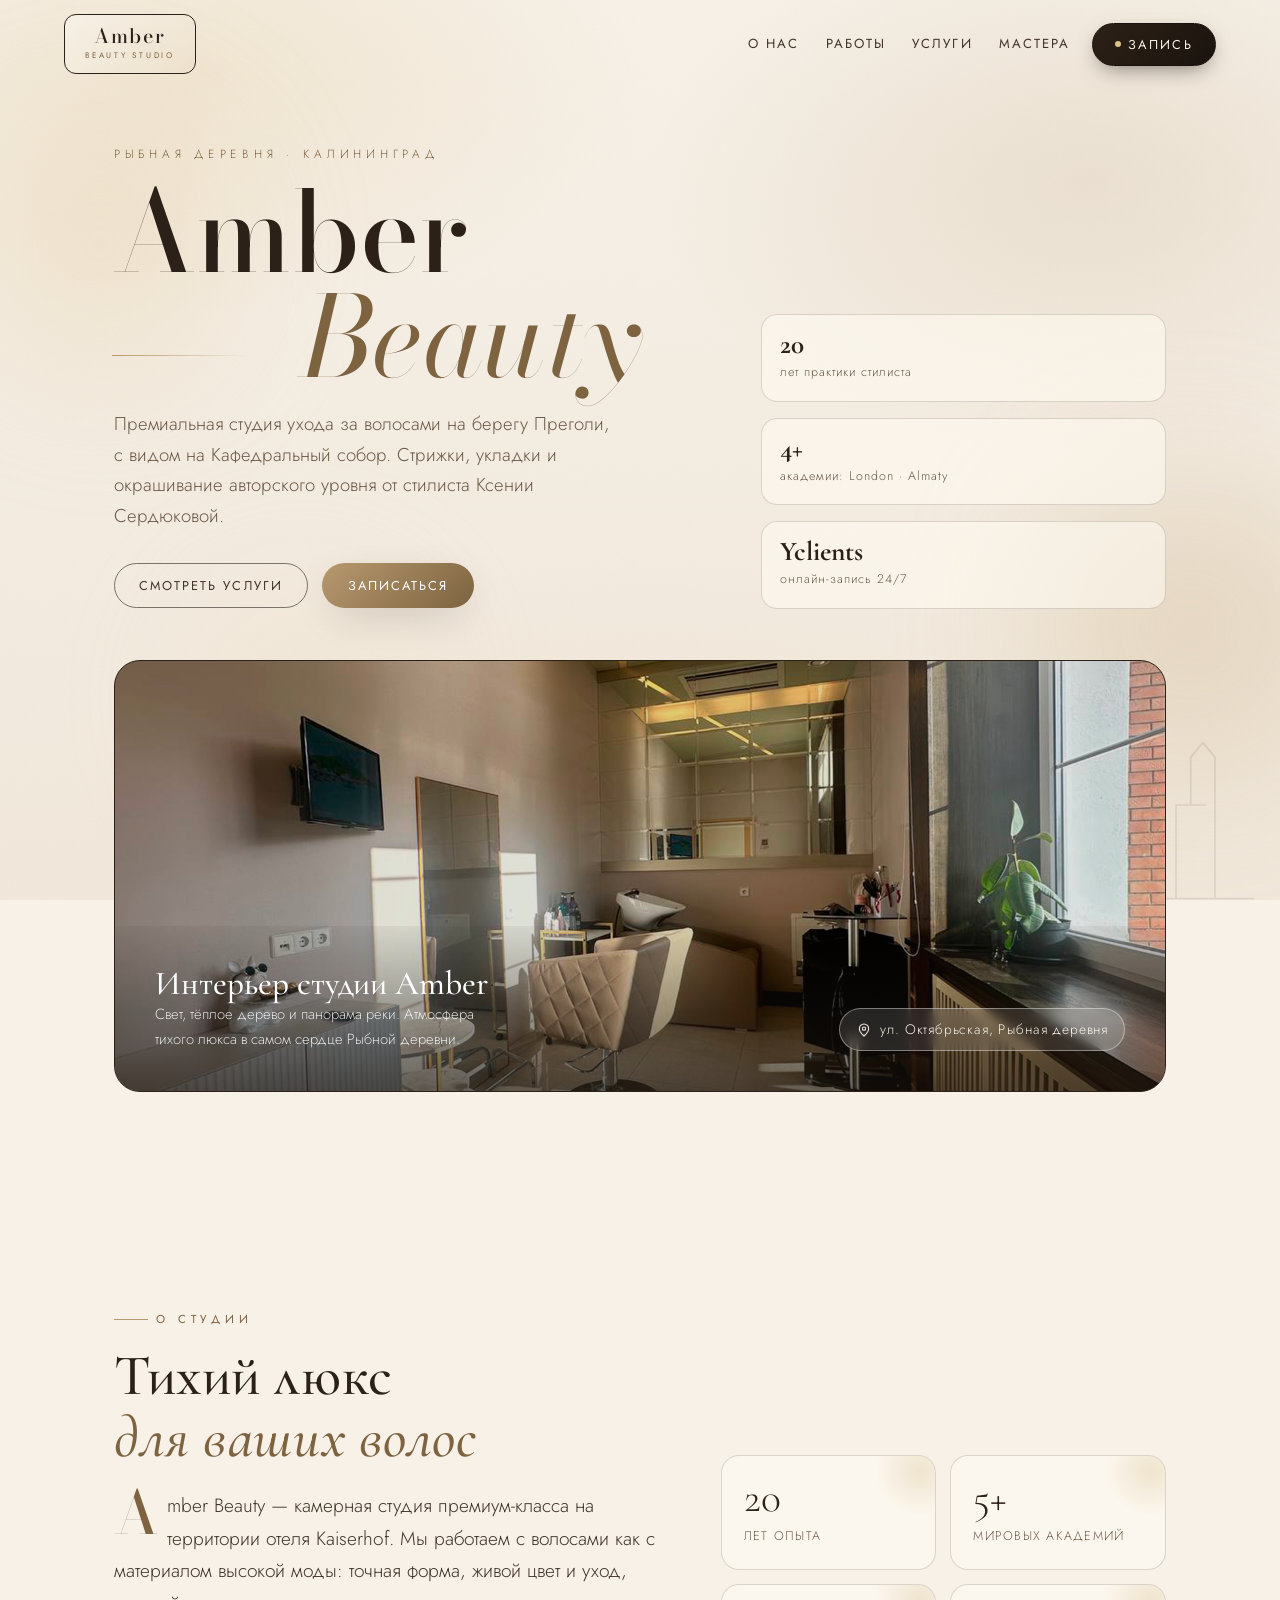
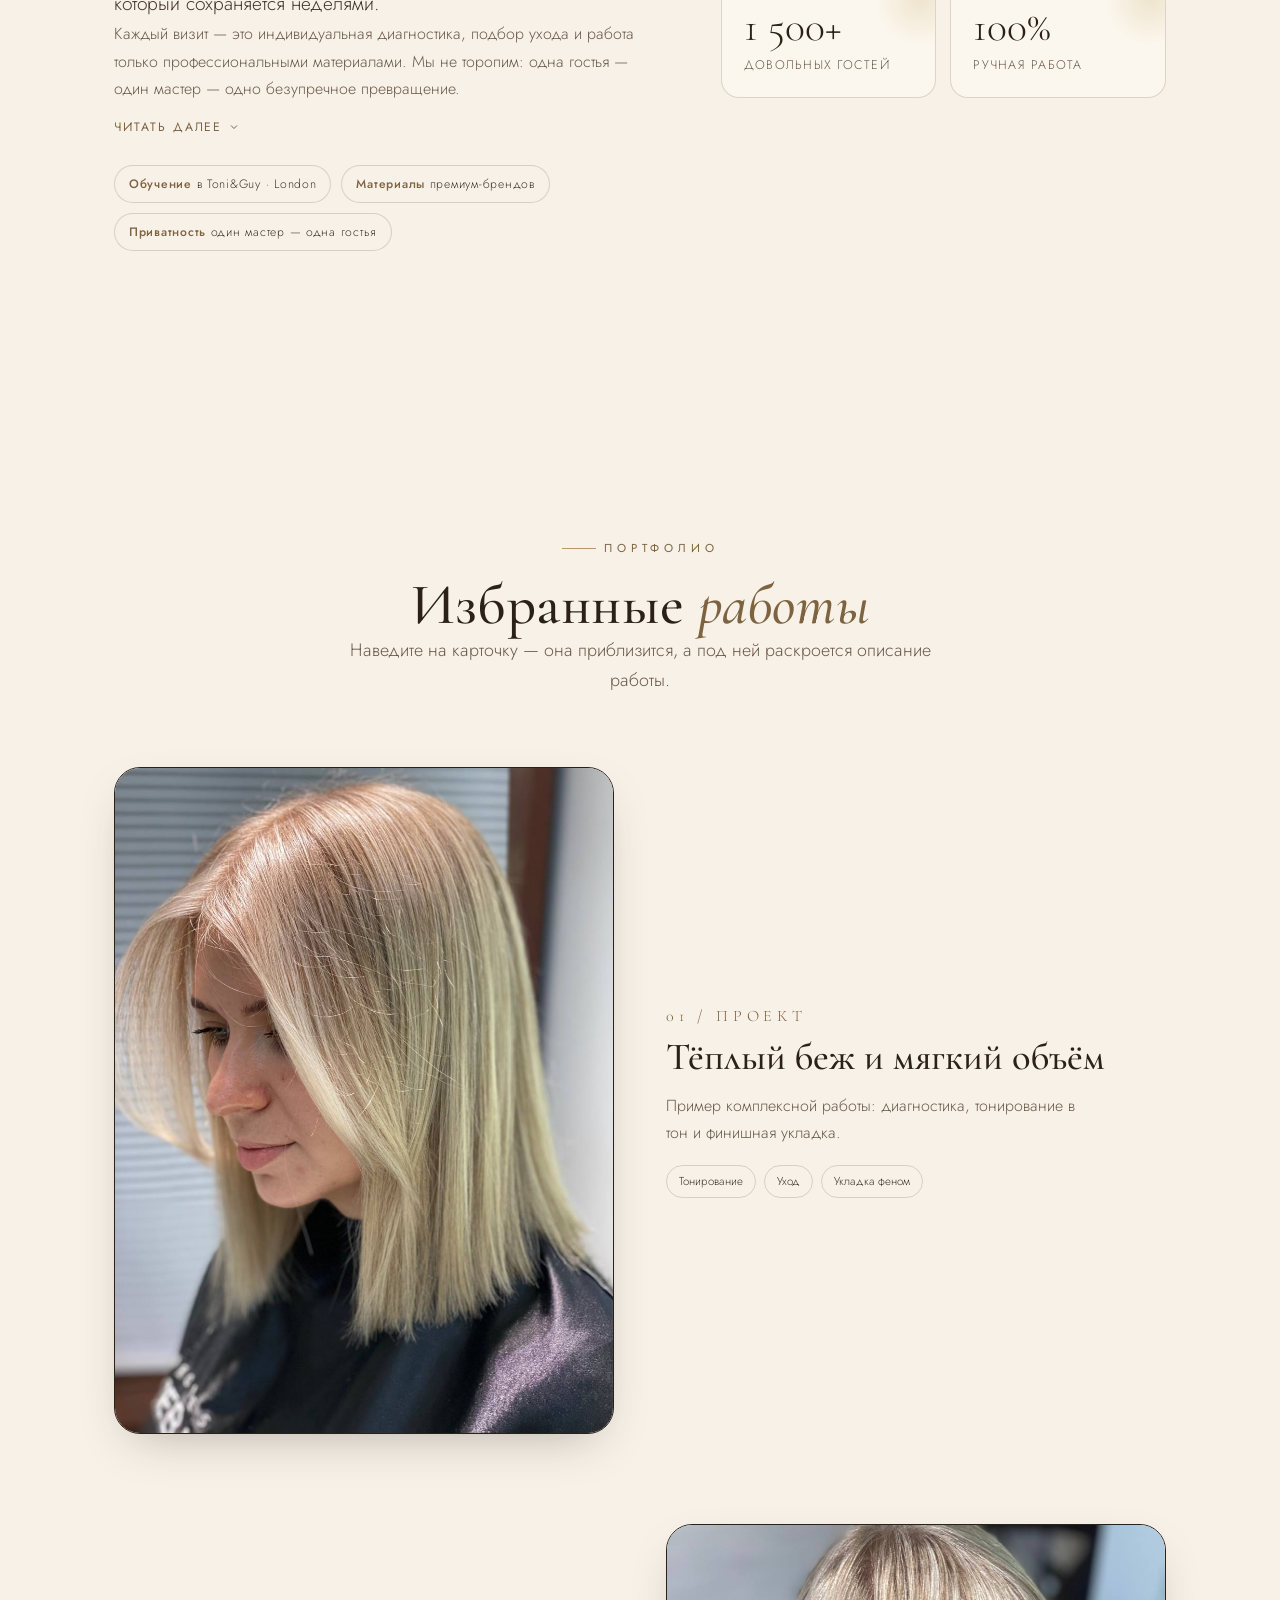
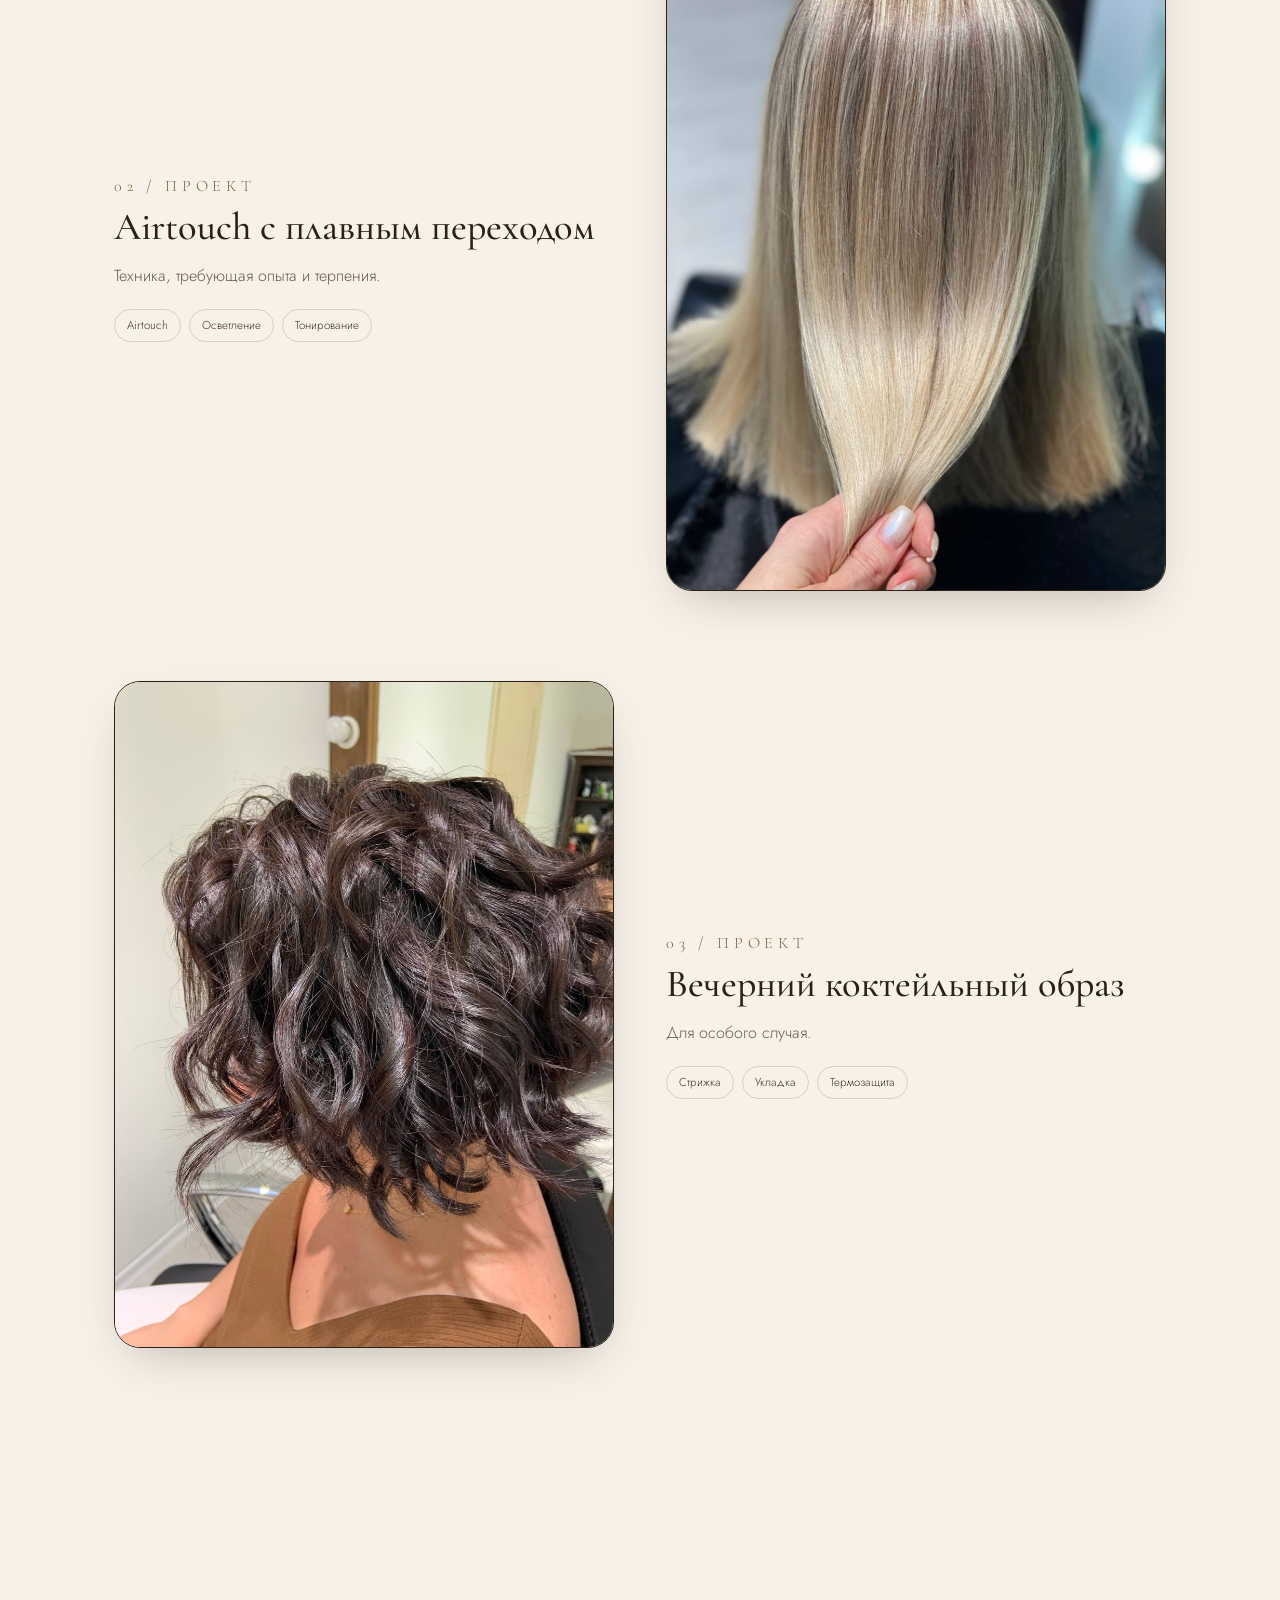
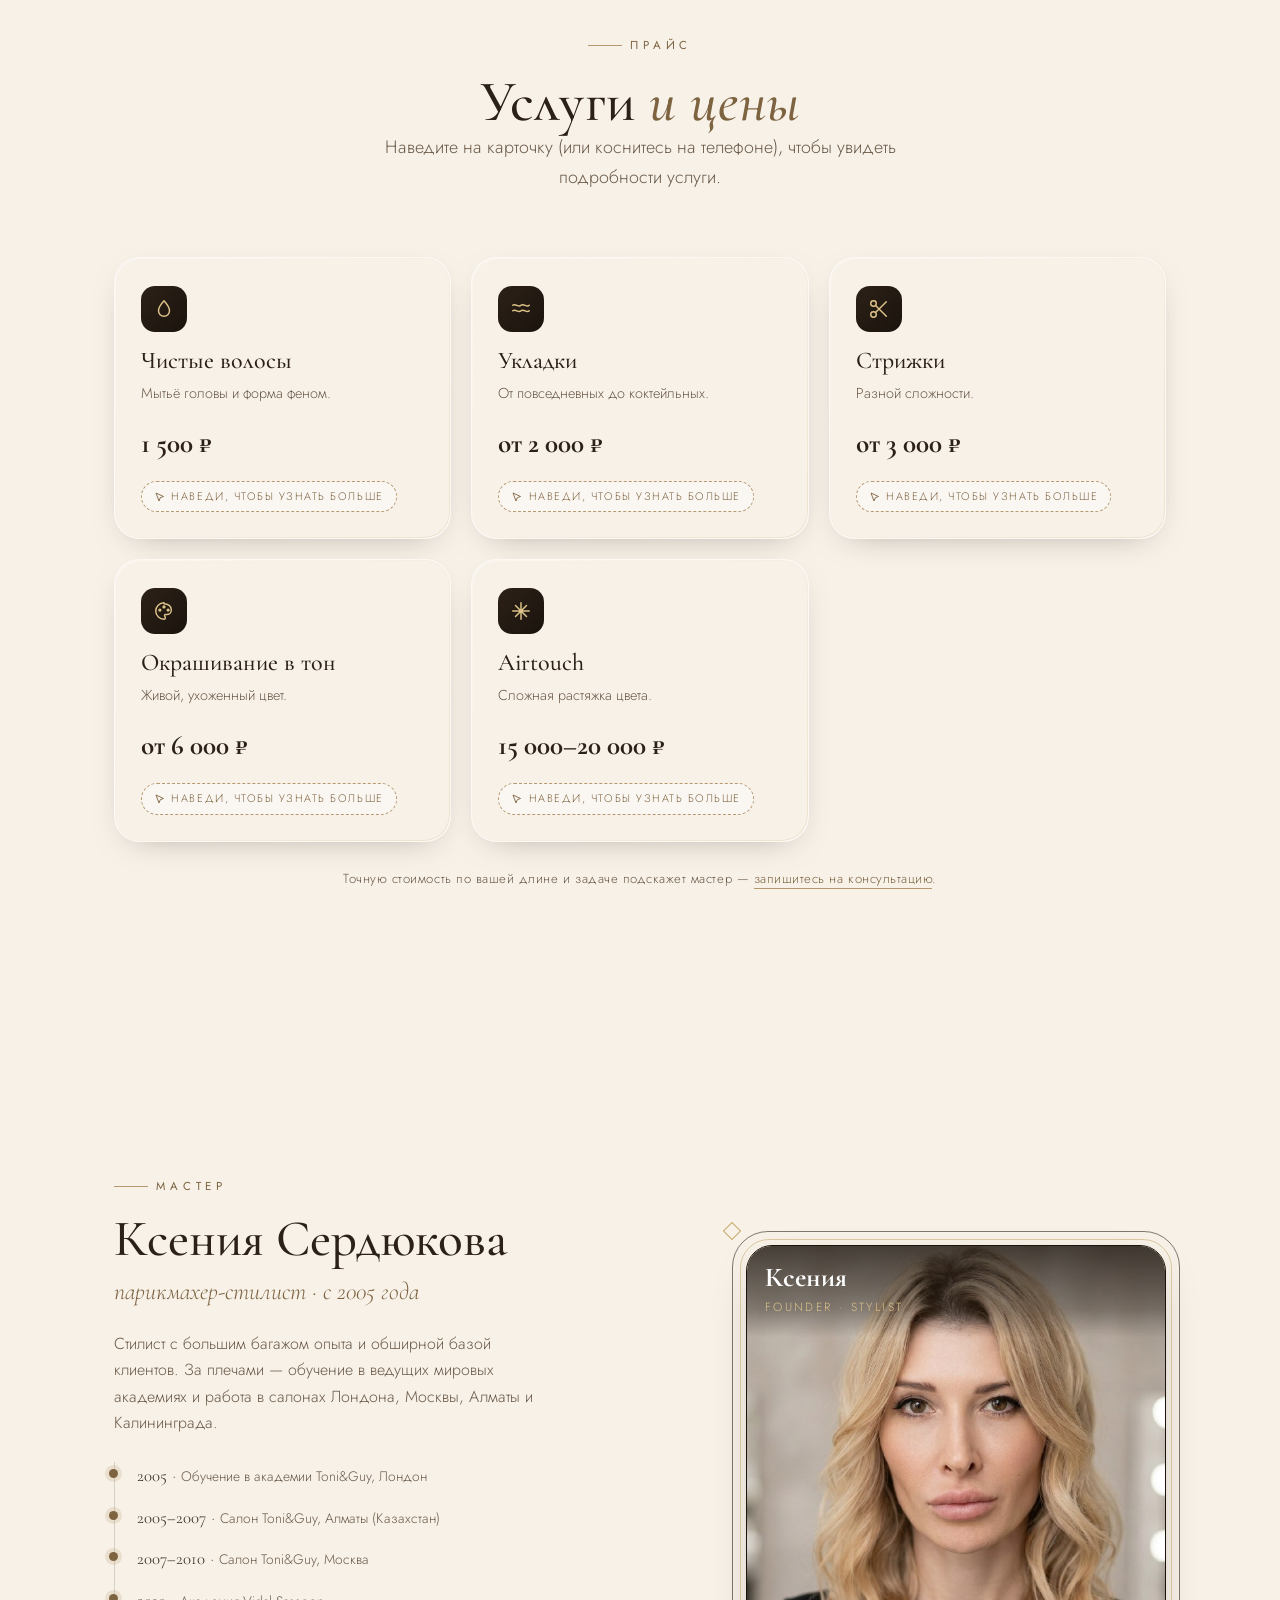
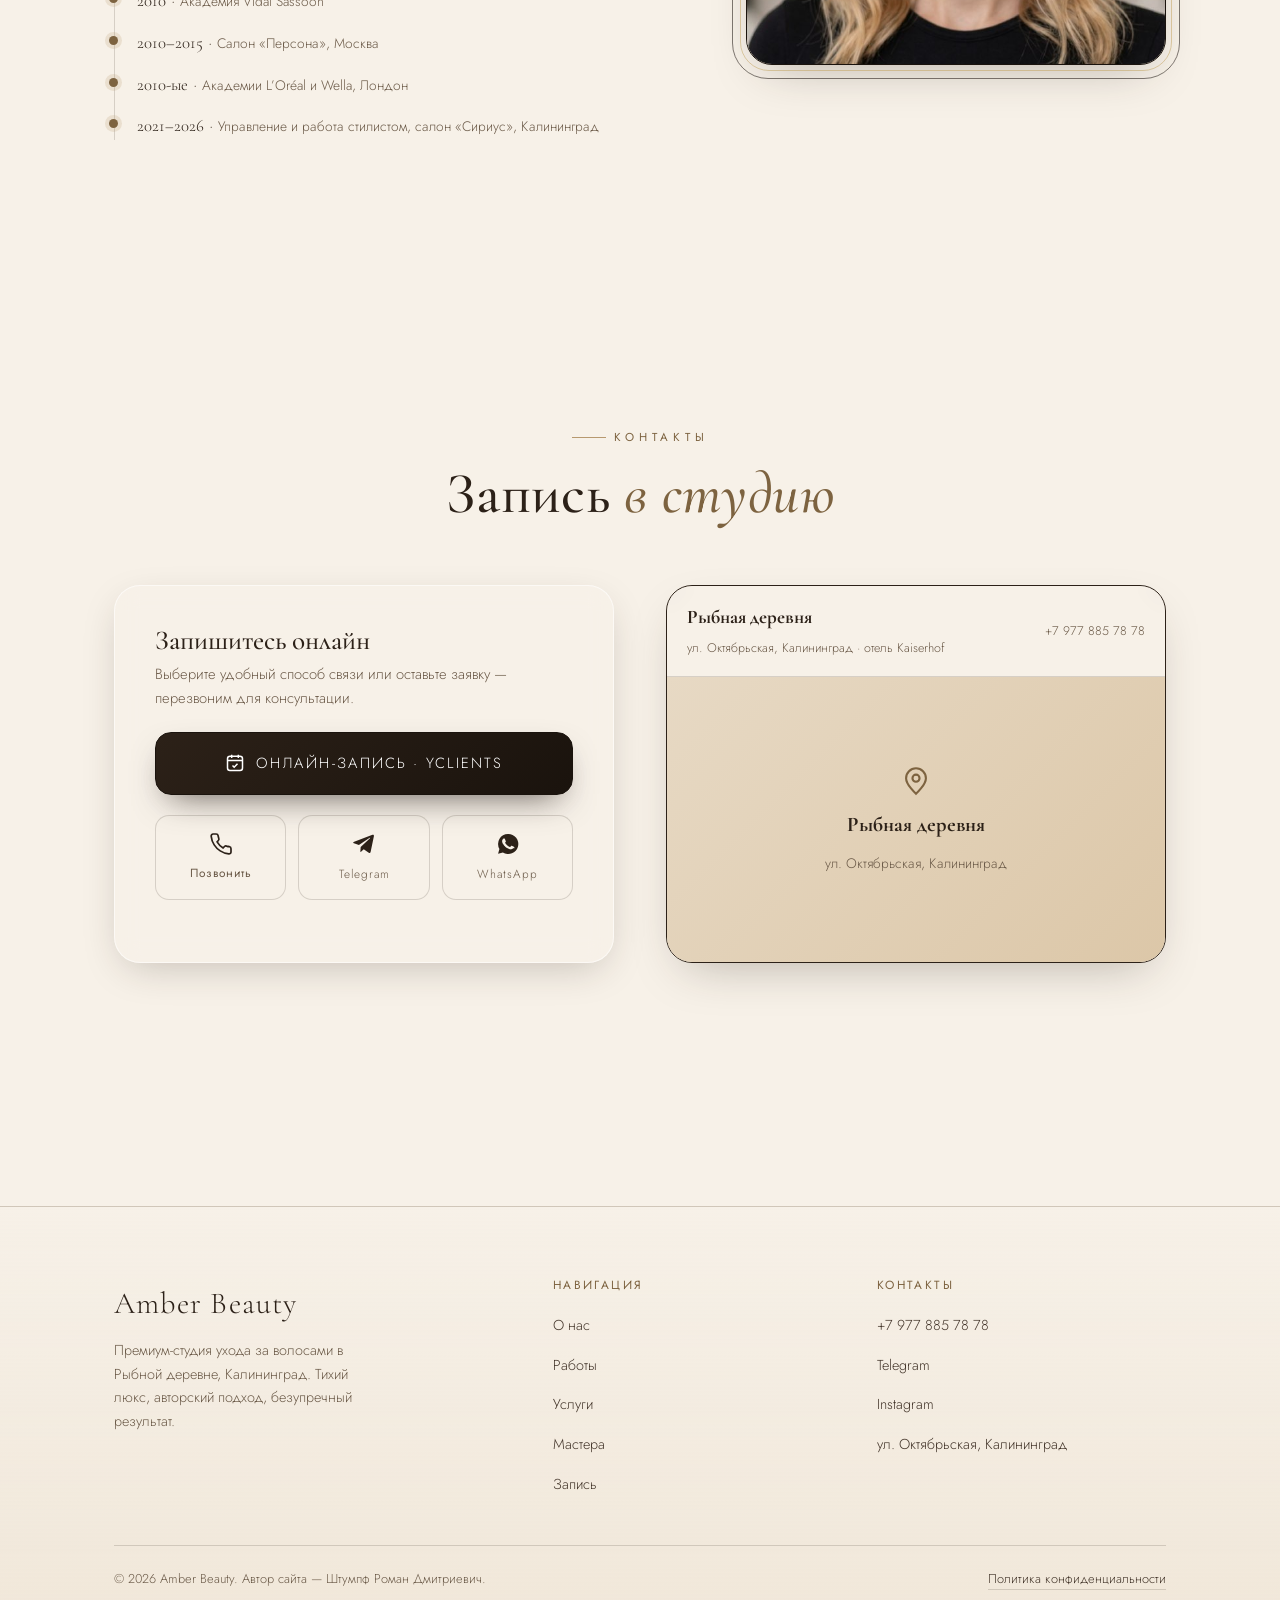
<file: index.html>
<!DOCTYPE html>
<html lang="ru">

<head>
  <meta charset="UTF-8">
  <meta name="viewport" content="width=device-width, initial-scale=1.0">
  <meta name="theme-color" content="#f7f1e8">
  <title>Amber Beauty — премиум-студия волос · Ксения Сердюкова · Калининград</title>
  <meta name="description"
    content="Amber Beauty — премиальная студия ухода за волосами в Рыбной деревне, Калининград. Стрижки, укладки и окрашивание от стилиста Ксении Сердюковой. Онлайн-запись.">

  <!-- Шрифты: лого/герой — Bodoni Moda (fashion-serif), заголовки — Cormorant Garamond, текст — Jost -->
  <link rel="preconnect" href="https://fonts.googleapis.com">
  <link rel="preconnect" href="https://fonts.gstatic.com" crossorigin>
  <link
    href="https://fonts.googleapis.com/css2?family=Bodoni+Moda:ital,opsz,wght@0,6..96,400;0,6..96,500;0,6..96,600;1,6..96,400;1,6..96,500&family=Cormorant+Garamond:ital,wght@0,400;0,500;0,600;1,400;1,500&family=Jost:wght@200;300;400;500&display=swap"
    rel="stylesheet">
  <link rel="stylesheet" href="style.css">

  <style>
  </style>
</head>

<body>

  <!-- ФОНОВЫЙ ДЕКОР -->
  <div class="bg-layer" aria-hidden="true">
    <span class="blob b1" data-parallax="0.06"></span>
    <span class="blob b2" data-parallax="-0.05"></span>
    <span class="blob b3" data-parallax="0.04"></span>
    <!-- Силуэт Кёнигсбергского собора (Рыбная деревня) -->
    <!-- Силуэт Кёнигсбергского собора (Рыбная деревня) -->
    <svg class="cathedral" viewBox="0 0 600 260" fill="none" data-parallax="0.03" aria-hidden="true">
      <path d="M0 258 H600
           M60 258 V150 M60 150 L95 150 M106 150 V258
           M78 150 V95 L92 78 L106 95 V150
           M150 258 V120 L150 120 Q150 92 178 92 Q206 92 206 120 V258
           M178 92 V60 M168 70 H188
           M250 258 V80 L300 30 L350 80 V258
           M300 30 V6 M292 16 H308
           M300 80 Q300 120 340 120 M300 80 Q300 120 260 120
           M400 258 V120 Q400 92 428 92 Q456 92 456 120 V258
           M428 92 V60 M418 70 H438
           M510 258 V150 L544 150 M555 150 V258
           M527 150 V95 L541 78 L555 95 V150" stroke="currentColor" stroke-width="2" stroke-linecap="round"
        stroke-linejoin="round" />
    </svg>
  </div>
  <div class="bg-noise" aria-hidden="true"></div>

  <!-- боковой декор для широких экранов (≥1360px) — заполняет пустые поля -->
  <div class="side-rail left" aria-hidden="true"><span class="gem"></span><span class="v-text">Amber Beauty · студия
      красоты</span></div>
  <div class="side-rail right" aria-hidden="true"><span class="gem"></span><span class="v-text">Рыбная деревня ·
      Калининград</span></div>

  <!-- ПРОГРЕСС СКРОЛЛА -->
  <div class="scroll-progress" id="progress" aria-hidden="true"></div>

  <!-- ШАПКА -->
  <header class="site-header" id="header">
    <!-- логотип-заглушка: клик = наверх -->
    <button class="logo" id="logo" aria-label="Наверх — Amber Beauty">
      <span class="logo-name">Amber</span>
      <span class="logo-sub">Beauty studio</span>
      <span class="logo-hint">логотип · 200×150</span>
    </button>

    <nav class="nav" id="nav" aria-label="Основная навигация">
      <a href="#about" class="nav-link">О нас</a>
      <a href="#works" class="nav-link">Работы</a>
      <a href="#services" class="nav-link">Услуги</a>
      <a href="#masters" class="nav-link">Мастера</a>
      <button class="btn-book" id="openBooking" aria-haspopup="dialog">
        <span class="dot"></span><span>Запись</span>
      </button>
    </nav>

    <button class="burger" id="burger" aria-label="Меню" aria-expanded="false"
      aria-controls="nav"><span></span></button>
  </header>

  <main>

    <!-- ============ HERO ============ -->
    <section class="hero container" id="top">
      <div class="hero-top">
        <div>
          <p class="hero-kicker" data-reveal>Рыбная деревня · Калининград</p>
          <h1 data-reveal>
            <span class="amber">Amber</span>
            <span class="thin">Beauty</span>
          </h1>
          <p class="hero-sub" data-reveal data-delay="1">
            Премиальная студия ухода за волосами на берегу Преголи, с видом на Кафедральный
            собор. Стрижки, укладки и окрашивание авторского уровня от стилиста Ксении Сердюковой.
          </p>
          <div class="hero-actions" data-reveal data-delay="2">
            <button class="btn-ghost" data-scroll="#works"><span>Смотреть услуги</span></button>
            <button class="btn-solid" data-scroll="#booking"><span>Записаться</span></button> 
          </div>
        </div>

        <div class="hero-facts" data-reveal="right" data-delay="1">
          <div class="fact"><b data-count="20">0</b><span>лет практики стилиста</span></div>
          <div class="fact"><b data-count="4" data-suffix="+">0</b><span>академии: London · Almaty</span></div>
          <div class="fact"><b>Yclients</b><span>онлайн-запись 24/7</span></div>
        </div>
      </div>

      <!-- большая площадь под фото студии + инфо поверх -->
      <div class="hero-photo" data-reveal="scale" data-delay="1">

        <div class="overlay">
          <div>
            <p class="oh-title">Интерьер студии Amber</p>
            <p>Свет, тёплое дерево и панорама реки. Атмосфера тихого люкса в самом сердце Рыбной деревни.</p>
          </div>
          <span class="loc">
            <svg width="16" height="16" viewBox="0 0 24 24" fill="none" stroke="currentColor" stroke-width="1.6">
              <path d="M12 21s-7-6.3-7-11a7 7 0 1 1 14 0c0 4.7-7 11-7 11Z" />
              <circle cx="12" cy="10" r="2.5" />
            </svg>
            ул. Октябрьская, Рыбная деревня
          </span>
        </div>
      </div>
    </section>

    <!-- ============ О НАС ============ -->
    <section class="section container" id="about">
      <div class="about-grid">
        <div class="about-text">
          <span class="eyebrow" data-reveal>О студии</span>
          <h2 class="section-title about-title" data-reveal>Тихий&nbsp;люкс<br><em>для ваших волос</em></h2>
          <p class="lead about-lede" data-reveal data-delay="1">
            Amber Beauty — камерная студия премиум-класса на территории отеля Kaiserhof.
            Мы работаем с волосами как с материалом высокой моды: точная форма, живой цвет
            и уход, который сохраняется неделями.
          </p>
          <div class="readmore" id="aboutMore" data-reveal data-delay="1">
            <p>
              Каждый визит — это индивидуальная диагностика, подбор ухода и работа только
              профессиональными материалами. Мы не торопим: одна гостья — один мастер — одно
              безупречное превращение.
            </p>
            <div class="rm-extra" id="rmExtra">
              <p>
                Студия расположена в историческом квартале Рыбной деревни с видом на
                Кафедральный собор — это часть нашего сервиса: вы отдыхаете, пока мы работаем.
                Здесь ценят время, приватность и результат, за который не стыдно ни на одном
                мероприятии сезона.
              </p>
            </div>
          </div>
          <button class="readmore-toggle" id="aboutToggle" aria-expanded="false">
            <span>Читать далее</span>
            <svg viewBox="0 0 24 24" fill="none" stroke="currentColor" stroke-width="2">
              <path d="m6 9 6 6 6-6" />
            </svg>
          </button>

          <div class="merits" data-reveal data-delay="2">
            <span class="merit"><b>Обучение</b> в Toni&Guy · London</span>
            <span class="merit"><b>Материалы</b> премиум-брендов</span>
            <span class="merit"><b>Приватность</b> один мастер — одна гостья</span>
          </div>
        </div>

        <div class="stats" data-reveal="right">
          <div class="stat-card">
            <div class="num" data-count="20"><span>0</span></div>
            <div class="cap">лет опыта</div>
          </div>
          <div class="stat-card">
            <div class="num" data-count="5" data-suffix="+"><span>0</span></div>
            <div class="cap">мировых академий</div>
          </div>
          <div class="stat-card">
            <div class="num" data-count="1500" data-suffix="+"><span>0</span></div>
            <div class="cap">довольных гостей</div>
          </div>
          <div class="stat-card">
            <div class="num" data-count="100" data-suffix="%"><span>0</span></div>
            <div class="cap">ручная работа</div>
          </div>
        </div>
      </div>
    </section>

    <!-- ============ РАБОТЫ ============ -->
    <section class="section container" id="works">
      <div style="text-align:center; margin-bottom:clamp(40px,6vw,72px)">
        <span class="eyebrow" data-reveal style="justify-content:center">Портфолио</span>
        <h2 class="section-title" data-reveal>Избранные <em>работы</em></h2>
        <p class="lead" data-reveal data-delay="1" style="margin-inline:auto; text-align:center">
          Наведите на карточку — она приблизится, а под ней раскроется описание работы.
        </p>
      </div>

      <!-- проект 1 -->
      <section>
        <!-- проект 1 -->
        <article class="work" data-reveal>
          <div class="work-media" data-tap-info>
            <img src="assets/1.jpg" alt="" class="zoom">

            <div class="info">
              <span class="tag">Окрашивание + укладка</span>
              <h4>Укладка с покраской</h4>
              <p>Мягкое тонирование в тёплый беж и объёмная укладка на средние волосы. Живой блеск, естественная форма.
              </p>
            </div>
          </div>
          <div class="work-copy" data-reveal="right" data-delay="1">
            <div class="num-lg">01 / ПРОЕКТ</div>
            <h3>Тёплый беж и мягкий объём</h3>
            <p>Пример комплексной работы: диагностика, тонирование в тон и финишная укладка.</p>
            <div class="chips"><span>Тонирование</span><span>Уход</span><span>Укладка феном</span></div>
          </div>
        </article>

        <!-- проект 2 -->
        <article class="work reverse" data-reveal>
          <div class="work-media" data-tap-info>
            <!-- Фотография на весь блок -->
            <img src="assets/2.jpg" alt="" class="zoom">

            <div class="info">
              <span class="tag">Airtouch</span>
              <h4>Сложное окрашивание Airtouch</h4>
              <p>Многоуровневая растяжка цвета с плавными переходами. Естественное сияние без резких границ.</p>
            </div>
          </div>
          <div class="work-copy" data-reveal="left" data-delay="1">
            <div class="num-lg">02 / ПРОЕКТ</div>
            <h3>Airtouch с плавным переходом</h3>
            <p>Техника, требующая опыта и терпения.</p>
            <div class="chips"><span>Airtouch</span><span>Осветление</span><span>Тонирование</span></div>
          </div>
        </article>

        <!-- проект 3 -->
        <article class="work" data-reveal>
          <div class="work-media" data-tap-info>
            <!-- Фотография на весь блок -->
            <img src="assets/3.jpg" alt="" class="zoom">

            <div class="info">
              <span class="tag">Стрижка + стайлинг</span>
              <h4>Коктейльная укладка</h4>
              <p>Вечерний образ: чистая форма стрижки и гладкая коктейльная укладка с термозащитой.</p>
            </div>
          </div>
          <div class="work-copy" data-reveal="right" data-delay="1">
            <div class="num-lg">03 / ПРОЕКТ</div>
            <h3>Вечерний коктейльный образ</h3>
            <p>Для особого случая.</p>
            <div class="chips"><span>Стрижка</span><span>Укладка</span><span>Термозащита</span></div>
          </div>
        </article>
      </section>
    </section>

    <!-- ============ УСЛУГИ ============ -->
    <section class="section container" id="services">
      <div style="text-align:center; margin-bottom:clamp(40px,6vw,64px)">
        <span class="eyebrow" data-reveal style="justify-content:center">Прайс</span>
        <h2 class="section-title" data-reveal>Услуги <em>и цены</em></h2>
        <p class="lead" data-reveal data-delay="1" style="margin-inline:auto; text-align:center">
          Наведите на карточку (или коснитесь на телефоне), чтобы увидеть подробности услуги.
        </p>
      </div>

      <div class="services-grid" id="servicesGrid" data-reveal>
        <!-- карточки услуг рендерятся из JS-массива SERVICES (легко добавить новую) -->
      </div>

      <p class="s-note" data-reveal>
        Точную стоимость по вашей длине и задаче подскажет мастер —
        <a href="#booking" data-scroll="#booking">запишитесь на консультацию</a>.
      </p>
    </section>


    <!-- ============ МАСТЕРА ============ -->
    <section class="section container" id="masters">
      <div class="master">
        <div class="master-copy">
          <span class="eyebrow" data-reveal>Мастер</span>
          <h2 data-reveal>Ксения Сердюкова</h2>
          <p class="sign" data-reveal data-delay="1">парикмахер-стилист · с 2005 года</p>
          <p data-reveal data-delay="1">
            Стилист с большим багажом опыта и обширной базой клиентов. За плечами — обучение
            в ведущих мировых академиях и работа в салонах Лондона, Москвы, Алматы и Калининграда.
          </p>
          <ul class="timeline" data-reveal data-delay="2">
            <li><span class="yr">2005</span> · <span class="ev">Обучение в академии Toni&Guy, Лондон</span></li>
            <li><span class="yr">2005–2007</span> · <span class="ev">Салон Toni&Guy, Алматы (Казахстан)</span></li>
            <li><span class="yr">2007–2010</span> · <span class="ev">Салон Toni&Guy, Москва</span></li>
            <li><span class="yr">2010</span> · <span class="ev">Академия Vidal Sassoon</span></li>
            <li><span class="yr">2010–2015</span> · <span class="ev">Салон «Персона», Москва</span></li>
            <li><span class="yr">2010-ые</span> · <span class="ev">Академии L’Oréal и Wella, Лондон</span></li>
            <li><span class="yr">2021–2026</span> · <span class="ev">Управление и работа стилистом, салон «Сириус»,
                Калининград</span></li>
          </ul>
        </div>

        <div class="master-photo-wrap" data-reveal="right">
          <span class="frame-gem" aria-hidden="true"></span>
          <div class="master-photo" data-tap-info tabindex="0" role="group"
            aria-label="Ксения Сердюкова — показать контакты мастера">

            <img src="assets/Kseniya.jpg" alt="Ксения" class="master-img">

            <div class="m-name"><b>Ксения</b><span>Founder · Stylist</span></div>

            <div class="m-contacts">
              <p>Связаться с мастером</p>
              <div class="links">
                <a href="https://t.me/Ksela81" aria-label="Telegram Ксении">
                  <svg viewBox="0 0 24 24" fill="currentColor">
                    <path
                      d="M21.9 4.3 18.6 20c-.24 1.1-.9 1.37-1.82.85l-5.03-3.7-2.43 2.34c-.27.27-.5.5-1 .5l.36-5.1L18 6.15c.4-.36-.09-.56-.62-.2L6.9 12.9l-4.95-1.55c-1.08-.34-1.1-1.08.23-1.6L20.5 2.77c.9-.33 1.68.2 1.4 1.53Z" />
                  </svg>
                  Telegram
                </a>
                <a href="#" aria-label="Instagram Ксении">
                  <svg viewBox="0 0 24 24" fill="none" stroke="currentColor" stroke-width="1.8">
                    <rect x="3" y="3" width="18" height="18" rx="5" />
                    <circle cx="12" cy="12" r="4" />
                    <circle cx="17.5" cy="6.5" r="1" fill="currentColor" stroke="none" />
                  </svg>
                  Instagram
                </a>
              </div>
            </div>
          </div>
        </div>
      </div>
    </section>

    <!-- ============ ЗАПИСЬ ============ -->
    <section class="section container" id="booking">
      <div style="text-align:center; margin-bottom:clamp(36px,5vw,60px)">
        <span class="eyebrow" data-reveal style="justify-content:center">Контакты</span>
        <h2 class="section-title" data-reveal>Запись <em>в студию</em></h2>
      </div>

      <div class="booking-grid">
        <!-- левая панель: мессенджеры + форма + Yclients -->
        <div class="booking-panel" data-reveal="left">
          <h3>Запишитесь онлайн</h3>
          <p class="sub">Выберите удобный способ связи или оставьте заявку — перезвоним для консультации.</p>

          <a class="btn-yclients" href="#" target="_blank" rel="noopener">
            <svg width="20" height="20" viewBox="0 0 24 24" fill="none" stroke="currentColor" stroke-width="1.8">
              <rect x="3" y="4" width="18" height="17" rx="3" />
              <path d="M3 9h18M8 2v4M16 2v4" />
              <path d="m9 15 2 2 4-4" />
            </svg>
            <span>Онлайн-запись · Yclients</span>
          </a>

          <div class="msgs">
            <button type="button" class="msg" id="openCall">
              <svg viewBox="0 0 24 24" fill="none" stroke="currentColor" stroke-width="1.7">
                <path
                  d="M22 16.9v3a2 2 0 0 1-2.2 2 19.8 19.8 0 0 1-8.6-3 19.5 19.5 0 0 1-6-6 19.8 19.8 0 0 1-3-8.6A2 2 0 0 1 4.1 2h3a2 2 0 0 1 2 1.7c.1.9.4 1.8.7 2.7a2 2 0 0 1-.5 2.1L8.1 9.9a16 16 0 0 0 6 6l1.4-1.4a2 2 0 0 1 2.1-.4c.9.3 1.8.5 2.7.6a2 2 0 0 1 1.7 2Z" />
              </svg>
              <span>Позвонить</span>
            </button>

            <!-- Всплывающее окно -->
            <div class="call-modal" id="callModal" inert>
              <div class="call-modal-backdrop" data-close-call></div>
              <div class="call-modal-card" role="dialog" aria-modal="true" aria-labelledby="callTitle">
                <button class="call-modal-close" type="button" data-close-call aria-label="Закрыть">×</button>

                <div class="call-modal-icon">
                  <svg viewBox="0 0 24 24" fill="none" stroke="currentColor" stroke-width="1.6">
                    <path
                      d="M22 16.9v3a2 2 0 0 1-2.2 2 19.8 19.8 0 0 1-8.6-3 19.5 19.5 0 0 1-6-6 19.8 19.8 0 0 1-3-8.6A2 2 0 0 1 4.1 2h3a2 2 0 0 1 2 1.7c.1.9.4 1.8.7 2.7a2 2 0 0 1-.5 2.1L8.1 9.9a16 16 0 0 0 6 6l1.4-1.4a2 2 0 0 1 2.1-.4c.9.3 1.8.5 2.7.6a2 2 0 0 1 1.7 2Z" />
                  </svg>
                </div>

                <h3 id="callTitle">Мастер</h3>
                <p class="call-name">Ксения Сердюкова</p>

                <a href="tel:+79778857878" class="call-number">+7 (977) 885-78-78</a>

                <a href="tel:+79778857878" class="btn-call">Позвонить</a>
              </div>
            </div>

            <a class="msg" href="https://t.me/Ksela81" target="_blank" rel="noopener">
              <svg viewBox="0 0 24 24" fill="currentColor">
                <path
                  d="M21.9 4.3 18.6 20c-.24 1.1-.9 1.37-1.82.85l-5.03-3.7-2.43 2.34c-.27.27-.5.5-1 .5l.36-5.1L18 6.15c.4-.36-.09-.56-.62-.2L6.9 12.9l-4.95-1.55c-1.08-.34-1.1-1.08.23-1.6L20.5 2.77c.9-.33 1.68.2 1.4 1.53Z" />
              </svg>
              <span>Telegram</span>
            </a>
            <a class="msg" href="https://wa.me/79778857878" target="_blank" rel="noopener">
              <svg viewBox="0 0 24 24" fill="currentColor">
                <path
                  d="M12 2a10 10 0 0 0-8.6 15l-1.3 4.7 4.8-1.3A10 10 0 1 0 12 2Zm5.3 14.1c-.2.6-1.3 1.2-1.8 1.2-.5.1-1 .3-3.4-.7-2.9-1.2-4.7-4.1-4.8-4.3-.2-.2-1.2-1.6-1.2-3s.7-2.1 1-2.4c.2-.3.5-.3.7-.3h.5c.2 0 .4 0 .6.5l.9 2.1c.1.2.1.4 0 .5l-.4.6c-.2.2-.4.4-.2.7.2.3.9 1.4 1.9 2.3 1.3 1.1 2.3 1.5 2.6 1.6.3.2.5.1.7-.1l.7-.9c.2-.3.4-.2.7-.1l2 1c.3.1.5.2.5.4.1.1.1.8-.2 1.4Z" />
              </svg>
              <span>WhatsApp</span>
            </a>
          </div>

          <!-- форма: без БД, отправка на почту (заглушка) -->
          <form class="form" id="bookingForm" novalidate>

          </form>
        </div>

        <!-- правая панель: карта в рамке -->
        <div class="map-panel" data-reveal="right">
          <div class="map-head">
            <div>
              <b>Рыбная деревня</b><br>
              <span>ул. Октябрьская, Калининград · отель Kaiserhof</span>
            </div>
            <span class="loc" style="border-color:var(--line); color:var(--muted); background:var(--cream)">+7 977 885
              78 78</span>
          </div>
          <div class="map-frame">
            <!-- OpenStreetMap без API-ключа; при офлайне покажется подложка -->
            <iframe
              src="https://yandex.ru/map-widget/v1/?um=constructor%3Af8039f49aff4be8609127c90347afd0f4aa5f5708362cc69f16b3f904d62cbba&amp;source=constructor"
              width="724" height="400" frameborder="0"></iframe>
            <div class="map-fallback">
              <svg viewBox="0 0 24 24" fill="none" stroke="currentColor" stroke-width="1.5">
                <path d="M12 21s-7-6.3-7-11a7 7 0 1 1 14 0c0 4.7-7 11-7 11Z" />
                <circle cx="12" cy="10" r="2.5" />
              </svg>
              <b style="font-family:var(--font-display); font-size:1.3rem; color:var(--espresso-2)">Рыбная деревня</b>
              <span style="color:var(--muted); font-size:.86rem">ул. Октябрьская, Калининград</span>
            </div>
          </div>
        </div>
      </div>
    </section>

  </main>

  <!-- ============ ФУТЕР ============ -->
  <footer class="site-footer">
    <div class="container">
      <div class="footer-grid">
        <div class="footer-brand" data-reveal>
          <div class="fb-name">Amber Beauty</div>
          <p>Премиум-студия ухода за волосами в Рыбной деревне, Калининград. Тихий люкс, авторский подход, безупречный
            результат.</p>
        </div>
        <div class="footer-col" data-reveal data-delay="1">
          <h4>Навигация</h4>
          <a href="#about" data-scroll="#about">О нас</a>
          <a href="#works" data-scroll="#works">Работы</a>
          <a href="#services" data-scroll="#services">Услуги</a>
          <a href="#masters" data-scroll="#masters">Мастера</a>
          <a href="#booking" data-scroll="#booking">Запись</a>
        </div>
        <div class="footer-col" data-reveal data-delay="2">
          <h4>Контакты</h4>
          <a href="tel:+79778857878">+7 977 885 78 78</a>
          <a href="https://t.me/Ksela81" target="_blank" rel="noopener">Telegram</a>
          <a href="#" target="_blank" rel="noopener">Instagram</a>
          <p>ул. Октябрьская, Калининград</p>
        </div>
      </div>
      <div class="footer-bottom">
        <span>© <span id="year">2026</span> Amber Beauty. Автор сайта — Штумпф Роман Дмитриевич.</span>
        <a href="privacy.html">Политика конфиденциальности</a>
      </div>
    </div>
  </footer>

  <!-- ============ МОДАЛКА ЗАПИСИ ============ -->
  <div class="modal" id="bookingModal" role="dialog" aria-modal="true" aria-labelledby="modalTitle" inert>
    <div class="modal-backdrop" data-close></div>
    <div class="modal-card" tabindex="-1">
      <button class="modal-close" data-close aria-label="Закрыть">×</button>
      <span class="m-eyebrow">Amber Beauty</span>
      <h3 id="modalTitle">Записаться</h3>
      <p>Выберите онлайн-запись через Yclients или перейдите к форме — мы перезвоним для консультации.</p>
      <a class="btn-yclients" href="#" target="_blank" rel="noopener" style="margin-top:20px">
        <svg width="20" height="20" viewBox="0 0 24 24" fill="none" stroke="currentColor" stroke-width="1.8">
          <rect x="3" y="4" width="18" height="17" rx="3" />
          <path d="M3 9h18M8 2v4M16 2v4" />
          <path d="m9 15 2 2 4-4" />
        </svg>
        <span>Онлайн-запись · Yclients</span>
      </a>
      <button class="btn-ghost" data-scroll="#booking" data-close
        style="margin-top:12px; width:100%; justify-content:center">
        <span>Перейти к форме и карте</span>
      </button>
    </div>
  </div>

  <!-- КНОПКА НАВЕРХ -->
  <button class="to-top" id="toTop" aria-label="Наверх">
    <svg viewBox="0 0 24 24" fill="none" stroke="currentColor" stroke-width="2">
      <path d="m6 15 6-6 6 6" />
    </svg>
  </button>

  <script src="js.js"></script>

</body>

</html>
</file>
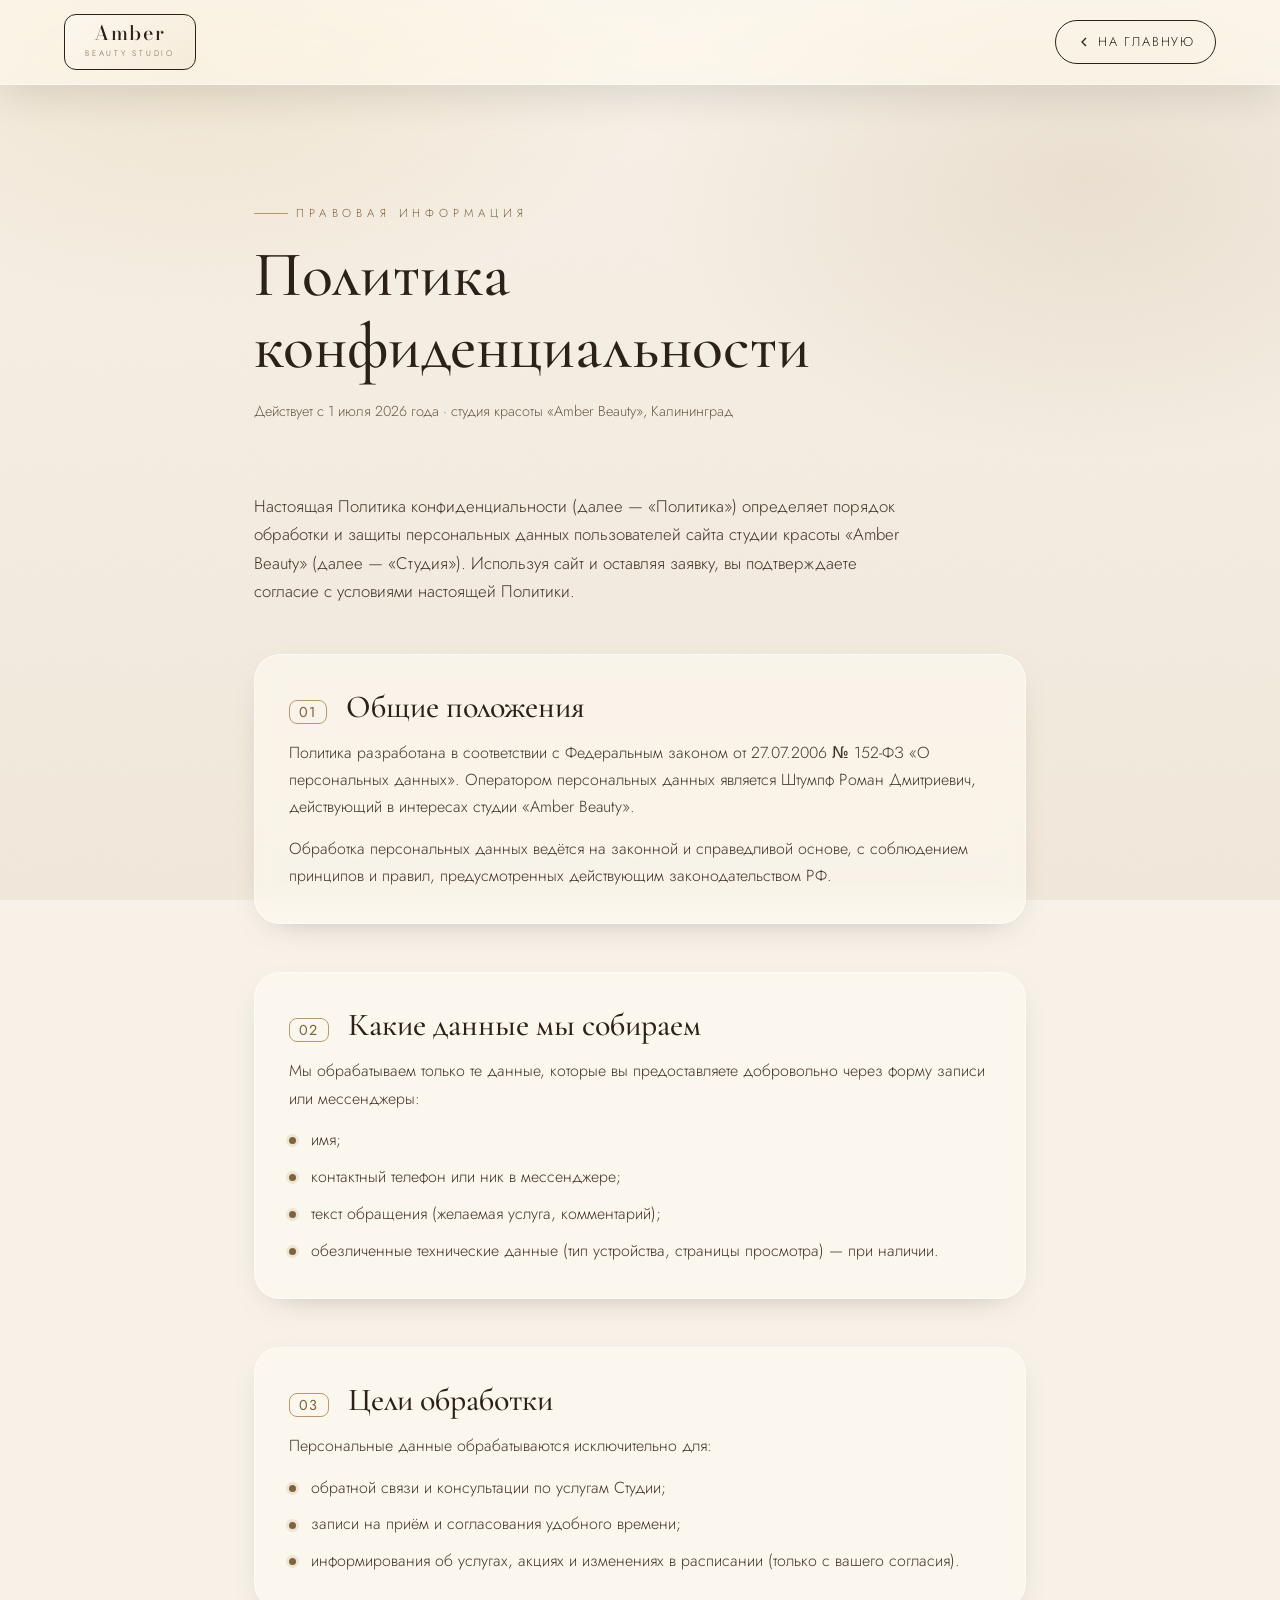
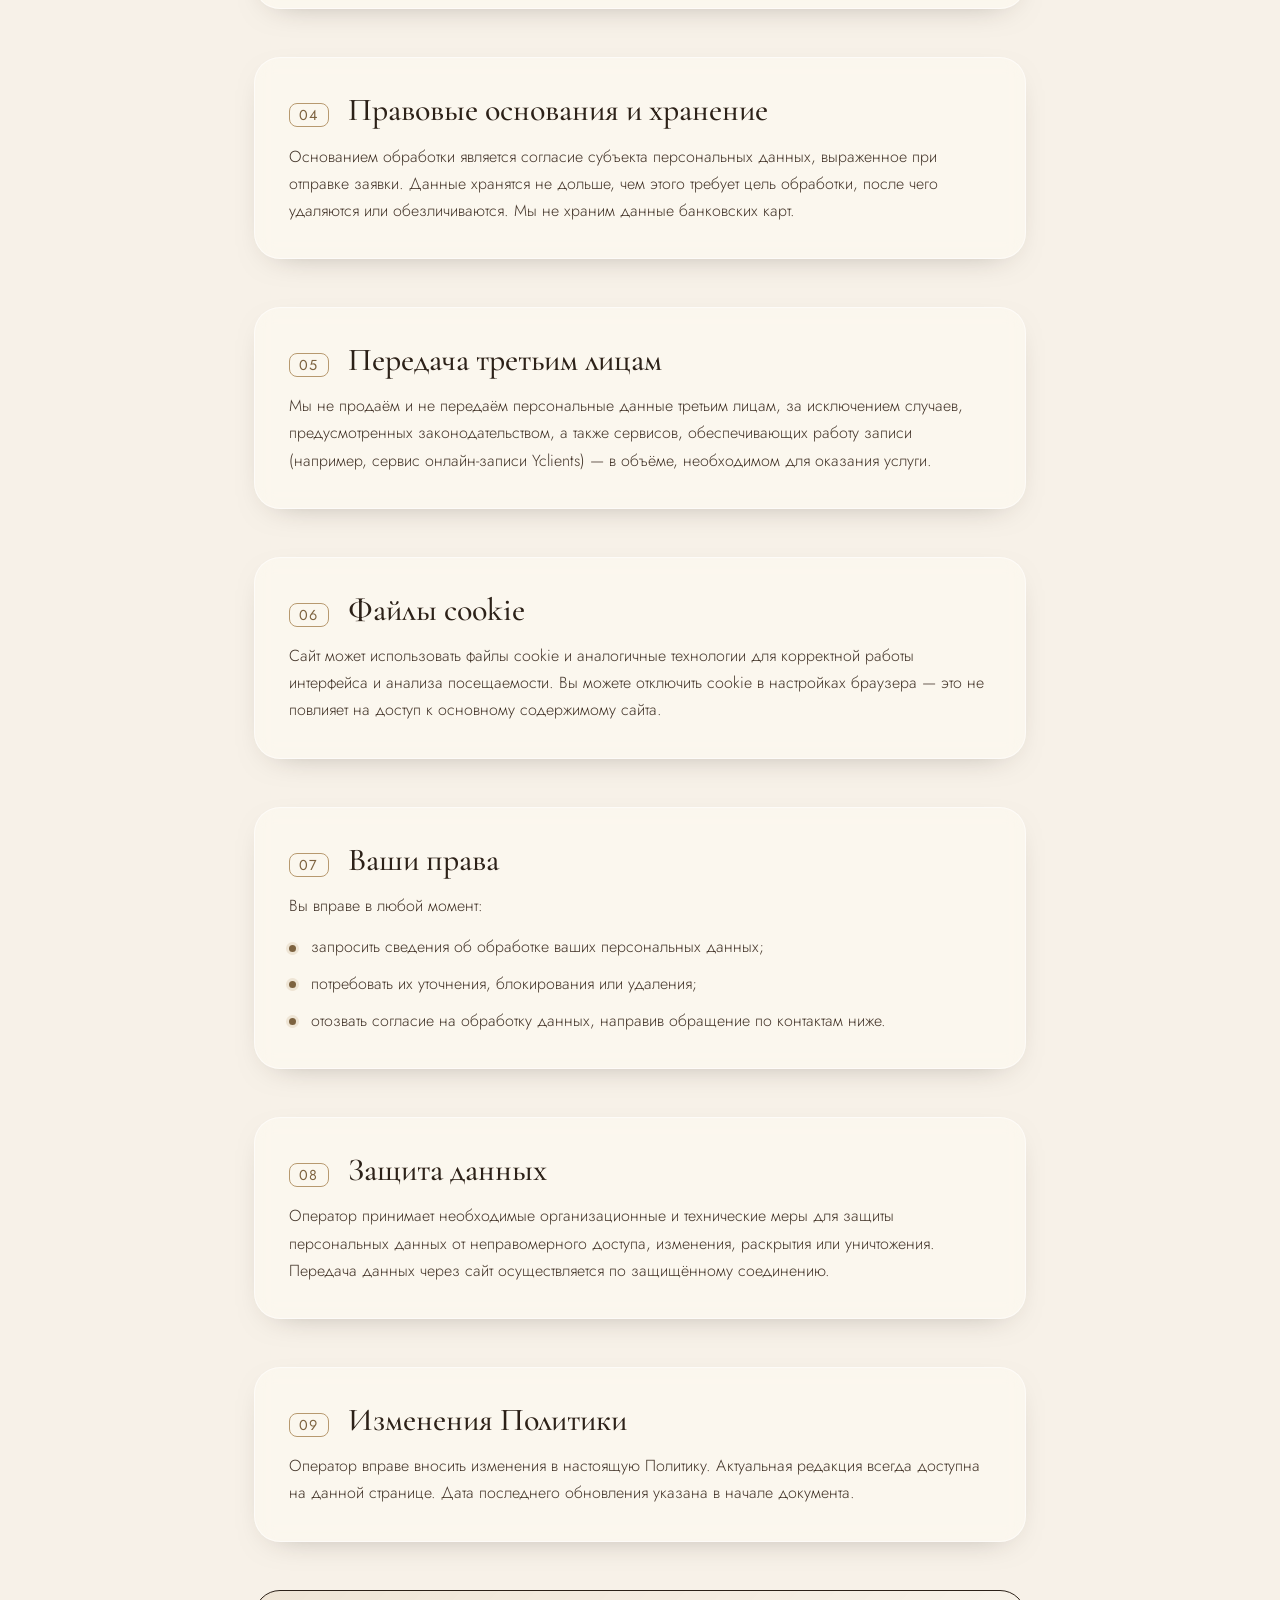
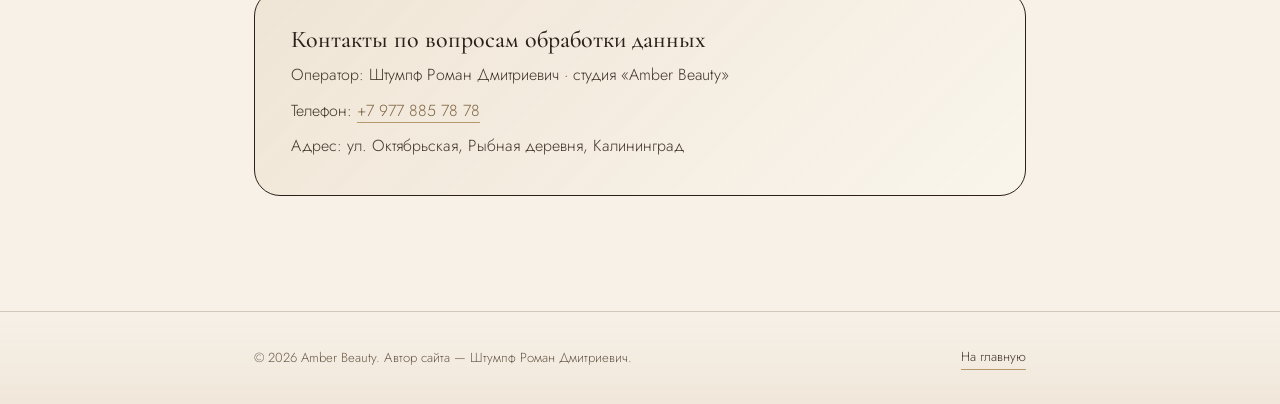
<file: privacy.html>
<!DOCTYPE html>
<html lang="ru">
<head>
<meta charset="UTF-8">
<meta name="viewport" content="width=device-width, initial-scale=1.0">
<meta name="theme-color" content="#f7f1e8">
<title>Политика конфиденциальности — Amber Beauty</title>
<meta name="description" content="Политика конфиденциальности студии красоты Amber Beauty: обработка персональных данных, цели, права пользователя.">

<link rel="preconnect" href="https://fonts.googleapis.com">
<link rel="preconnect" href="https://fonts.gstatic.com" crossorigin>
<link href="https://fonts.googleapis.com/css2?family=Bodoni+Moda:ital,opsz,wght@0,6..96,500;1,6..96,400&family=Cormorant+Garamond:ital,wght@0,400;0,500;0,600;1,400;1,500&family=Jost:wght@200;300;400;500&display=swap" rel="stylesheet">

<style>
:root{
  --cream:#f7f1e8; --cream-2:#f1e8db; --sand:#e7d9c4; --beige:#dcc7a8;
  --mocha:#b7996f; --mocha-deep:#7d6340; --espresso:#43352a; --espresso-2:#2c2118;
  --ink:#1a130d; --gold:#c2a15b; --gold-soft:#dcc188;
  --line:rgba(44,33,24,.16); --muted:#6b5a48;
  --glass-bg:rgba(255,251,243,.55); --glass-brd:rgba(255,255,255,.55);
  --glass-shadow:0 8px 40px rgba(46,36,28,.14);
  --shadow-soft:0 12px 40px -12px rgba(46,36,28,.28);
  --radius:18px; --radius-lg:26px; --maxw:900px; --gutter:clamp(18px,5vw,64px);
  --font-display:'Cormorant Garamond','Times New Roman',Georgia,serif;
  --font-logo:'Bodoni Moda','Cormorant Garamond','Didot',Georgia,serif;
  --font-body:'Jost','Segoe UI',system-ui,-apple-system,sans-serif;
  --ease:cubic-bezier(.22,.61,.36,1);
}
*,*::before,*::after{ box-sizing:border-box; margin:0; padding:0; }
html{ scroll-behavior:smooth; scrollbar-color:var(--mocha) transparent; scrollbar-width:thin; }
body{ font-family:var(--font-body); font-weight:300; color:var(--espresso); background:var(--cream);
  line-height:1.7; overflow-x:hidden; position:relative; min-height:100vh; min-height:100svh; }
a{ color:var(--mocha-deep); text-decoration:none; border-bottom:1px solid var(--mocha); transition:.3s; }
a:hover{ color:var(--espresso-2); }
h1,h2,h3{ font-family:var(--font-display); font-weight:500; color:var(--espresso-2); line-height:1.12; }
::selection{ background:var(--gold); color:#fff; }
:focus-visible{ outline:2px solid var(--espresso-2); outline-offset:2px; border-radius:6px; }
::-webkit-scrollbar{ width:12px; }
::-webkit-scrollbar-track{ background:linear-gradient(var(--cream-2),var(--sand)); }
::-webkit-scrollbar-thumb{ border-radius:999px; border:3px solid var(--cream-2);
  background:linear-gradient(180deg,var(--mocha),var(--mocha-deep)); }

.bg-layer{ position:fixed; inset:0; z-index:-2; pointer-events:none; }
.bg-layer::before{ content:""; position:absolute; inset:0;
  background:
    radial-gradient(60% 45% at 15% 8%, rgba(220,193,136,.22), transparent 60%),
    radial-gradient(55% 50% at 85% 20%, rgba(183,153,111,.18), transparent 62%),
    linear-gradient(180deg,var(--cream),var(--cream-2)); }
.bg-noise{ position:fixed; inset:0; z-index:-2; pointer-events:none; opacity:.5; mix-blend-mode:multiply;
  background-image:url("data:image/svg+xml,%3Csvg xmlns='http://www.w3.org/2000/svg' width='140' height='140'%3E%3Cfilter id='n'%3E%3CfeTurbulence type='fractalNoise' baseFrequency='0.9' numOctaves='2' stitchTiles='stitch'/%3E%3CfeColorMatrix type='saturate' values='0'/%3E%3C/filter%3E%3Crect width='100%25' height='100%25' filter='url(%23n)' opacity='0.05'/%3E%3C/svg%3E"); }

.container{ width:100%; max-width:var(--maxw); margin-inline:auto; padding-inline:var(--gutter); }

/* шапка */
.site-header{ position:sticky; top:0; z-index:100; display:flex; align-items:center; justify-content:space-between;
  gap:1rem; padding:14px var(--gutter); background:var(--glass-bg);
  -webkit-backdrop-filter:blur(16px) saturate(1.3); backdrop-filter:blur(16px) saturate(1.3);
  border-bottom:1px solid var(--glass-brd); box-shadow:var(--glass-shadow); }
.logo{ display:flex; flex-direction:column; align-items:center; justify-content:center; width:132px; height:56px;
  border:1.5px solid var(--espresso-2); border-radius:12px;
  background:linear-gradient(135deg,rgba(255,255,255,.35),rgba(231,217,196,.25)); border-bottom:1.5px solid var(--espresso-2); }
.logo .logo-name{ font-family:var(--font-logo); font-weight:500; font-size:1.24rem; letter-spacing:.1em; color:var(--espresso-2); line-height:1; }
.logo .logo-sub{ font-size:.5rem; letter-spacing:.34em; text-transform:uppercase; color:var(--mocha-deep); margin-top:3px; }
.back-link{ display:inline-flex; align-items:center; gap:.5em; font-size:.8rem; letter-spacing:.14em;
  text-transform:uppercase; padding:10px 20px; border-radius:999px; border:1px solid var(--espresso-2);
  background:transparent; color:var(--espresso-2); transition:.4s var(--ease); }
.back-link:hover{ background:var(--espresso-2); color:var(--cream); transform:translateY(-2px); }
.back-link svg{ width:16px; height:16px; }

/* контент */
.hero-p{ padding:clamp(56px,9vw,110px) 0 clamp(30px,5vw,54px); }
.eyebrow{ font-size:.72rem; letter-spacing:.42em; text-transform:uppercase; color:var(--mocha-deep);
  display:inline-flex; align-items:center; gap:.7em; margin-bottom:1rem; }
.eyebrow::before{ content:""; width:34px; height:1px; background:var(--mocha); }
.hero-p h1{ font-size:clamp(2.4rem,6vw,4rem); }
.hero-p .upd{ margin-top:1rem; color:var(--muted); font-size:.9rem; }

.policy{ padding-bottom:clamp(60px,9vw,120px); }
.policy .intro{ font-size:1.05rem; color:var(--espresso); max-width:66ch; }
.policy section{ margin-top:clamp(30px,4vw,48px); padding:clamp(22px,3vw,34px); border-radius:var(--radius-lg);
  background:var(--glass-bg); -webkit-backdrop-filter:blur(10px); backdrop-filter:blur(10px);
  border:1px solid var(--glass-brd); box-shadow:0 10px 34px -22px rgba(46,36,28,.5); }
.policy h2{ font-size:clamp(1.5rem,3vw,2rem); display:flex; align-items:baseline; gap:.6em; }
.policy h2 .n{ font-family:var(--font-body); font-size:.9rem; letter-spacing:.1em; color:var(--mocha-deep);
  border:1px solid var(--mocha); border-radius:8px; padding:3px 9px; font-weight:400; }
.policy p{ margin-top:.9rem; color:var(--espresso); }
.policy ul{ margin:.9rem 0 0 0; list-style:none; display:grid; gap:.6rem; }
.policy ul li{ position:relative; padding-left:22px; color:var(--espresso); }
.policy ul li::before{ content:""; position:absolute; left:0; top:.7em; width:7px; height:7px; border-radius:50%;
  background:var(--mocha-deep); box-shadow:0 0 0 3px rgba(183,153,111,.2); }
.policy .contact-card{ margin-top:clamp(30px,4vw,48px); padding:clamp(24px,3vw,36px); border-radius:var(--radius-lg);
  border:1.5px solid var(--espresso-2); background:linear-gradient(135deg,rgba(231,217,196,.5),rgba(255,251,243,.4)); }
.policy .contact-card h3{ font-size:1.5rem; }
.policy .contact-card p{ margin-top:.5rem; }

/* футер */
.site-footer{ border-top:1px solid var(--line); padding:34px 0; background:linear-gradient(180deg,transparent,rgba(231,217,196,.4)); }
.footer-in{ display:flex; flex-wrap:wrap; gap:12px 24px; align-items:center; justify-content:space-between;
  font-size:.82rem; color:var(--muted); }
.footer-in a{ color:var(--espresso); }

[data-reveal]{ opacity:0; transform:translateY(30px); transition:opacity .8s var(--ease),transform .8s var(--ease); }
[data-reveal].in{ opacity:1; transform:none; }
@media (prefers-reduced-motion:reduce){ [data-reveal]{ opacity:1 !important; transform:none !important; } html{ scroll-behavior:auto; } }
@media (max-width:600px){ .back-link span{ display:none; } .back-link{ padding:10px; } }
</style>
</head>
<body>

<div class="bg-layer" aria-hidden="true"></div>
<div class="bg-noise" aria-hidden="true"></div>

<header class="site-header">
  <a class="logo" href="index.html" aria-label="На главную — Amber Beauty">
    <span class="logo-name">Amber</span>
    <span class="logo-sub">Beauty studio</span>
  </a>
  <a class="back-link" href="index.html">
    <svg viewBox="0 0 24 24" fill="none" stroke="currentColor" stroke-width="2"><path d="m15 18-6-6 6-6"/></svg>
    <span>На главную</span>
  </a>
</header>

<main class="container">
  <div class="hero-p">
    <span class="eyebrow" data-reveal>Правовая информация</span>
    <h1 data-reveal>Политика конфиденциальности</h1>
    <p class="upd" data-reveal>Действует с 1 июля 2026 года · студия красоты «Amber Beauty», Калининград</p>
  </div>

  <div class="policy">
    <p class="intro" data-reveal>
      Настоящая Политика конфиденциальности (далее — «Политика») определяет порядок обработки
      и защиты персональных данных пользователей сайта студии красоты «Amber Beauty» (далее — «Студия»).
      Используя сайт и оставляя заявку, вы подтверждаете согласие с условиями настоящей Политики.
    </p>

    <section data-reveal>
      <h2><span class="n">01</span> Общие положения</h2>
      <p>Политика разработана в соответствии с Федеральным законом от 27.07.2006 № 152-ФЗ
        «О персональных данных». Оператором персональных данных является Штумпф Роман Дмитриевич,
        действующий в интересах студии «Amber Beauty».</p>
      <p>Обработка персональных данных ведётся на законной и справедливой основе, с соблюдением
        принципов и правил, предусмотренных действующим законодательством РФ.</p>
    </section>

    <section data-reveal>
      <h2><span class="n">02</span> Какие данные мы собираем</h2>
      <p>Мы обрабатываем только те данные, которые вы предоставляете добровольно через форму записи
        или мессенджеры:</p>
      <ul>
        <li>имя;</li>
        <li>контактный телефон или ник в мессенджере;</li>
        <li>текст обращения (желаемая услуга, комментарий);</li>
        <li>обезличенные технические данные (тип устройства, страницы просмотра) — при наличии.</li>
      </ul>
    </section>

    <section data-reveal>
      <h2><span class="n">03</span> Цели обработки</h2>
      <p>Персональные данные обрабатываются исключительно для:</p>
      <ul>
        <li>обратной связи и консультации по услугам Студии;</li>
        <li>записи на приём и согласования удобного времени;</li>
        <li>информирования об услугах, акциях и изменениях в расписании (только с вашего согласия).</li>
      </ul>
    </section>

    <section data-reveal>
      <h2><span class="n">04</span> Правовые основания и хранение</h2>
      <p>Основанием обработки является согласие субъекта персональных данных, выраженное при отправке
        заявки. Данные хранятся не дольше, чем этого требует цель обработки, после чего удаляются
        или обезличиваются. Мы не храним данные банковских карт.</p>
    </section>

    <section data-reveal>
      <h2><span class="n">05</span> Передача третьим лицам</h2>
      <p>Мы не продаём и не передаём персональные данные третьим лицам, за исключением случаев,
        предусмотренных законодательством, а также сервисов, обеспечивающих работу записи
        (например, сервис онлайн-записи Yclients) — в объёме, необходимом для оказания услуги.</p>
    </section>

    <section data-reveal>
      <h2><span class="n">06</span> Файлы cookie</h2>
      <p>Сайт может использовать файлы cookie и аналогичные технологии для корректной работы
        интерфейса и анализа посещаемости. Вы можете отключить cookie в настройках браузера —
        это не повлияет на доступ к основному содержимому сайта.</p>
    </section>

    <section data-reveal>
      <h2><span class="n">07</span> Ваши права</h2>
      <p>Вы вправе в любой момент:</p>
      <ul>
        <li>запросить сведения об обработке ваших персональных данных;</li>
        <li>потребовать их уточнения, блокирования или удаления;</li>
        <li>отозвать согласие на обработку данных, направив обращение по контактам ниже.</li>
      </ul>
    </section>

    <section data-reveal>
      <h2><span class="n">08</span> Защита данных</h2>
      <p>Оператор принимает необходимые организационные и технические меры для защиты персональных
        данных от неправомерного доступа, изменения, раскрытия или уничтожения. Передача данных через
        сайт осуществляется по защищённому соединению.</p>
    </section>

    <section data-reveal>
      <h2><span class="n">09</span> Изменения Политики</h2>
      <p>Оператор вправе вносить изменения в настоящую Политику. Актуальная редакция всегда доступна
        на данной странице. Дата последнего обновления указана в начале документа.</p>
    </section>

    <div class="contact-card" data-reveal>
      <h3>Контакты по вопросам обработки данных</h3>
      <p>Оператор: Штумпф Роман Дмитриевич · студия «Amber Beauty»</p>
      <p>Телефон: <a href="tel:+79778857878">+7 977 885 78 78</a></p>
      <p>Адрес: ул. Октябрьская, Рыбная деревня, Калининград</p>
    </div>
  </div>
</main>

<footer class="site-footer">
  <div class="container footer-in">
    <span>© <span id="year">2026</span> Amber Beauty. Автор сайта — Штумпф Роман Дмитриевич.</span>
    <a href="index.html">На главную</a>
  </div>
</footer>

<script>
  document.getElementById('year').textContent = new Date().getFullYear();
  var io = new IntersectionObserver(function(es){
    es.forEach(function(e){ if(e.isIntersecting){ e.target.classList.add('in'); io.unobserve(e.target); } });
  }, {threshold:0.1});
  document.querySelectorAll('[data-reveal]').forEach(function(el){ io.observe(el); });
</script>
</body>
</html>
</file>
<file: style.css>
/* =====================================================================
   AMBER BEAUTY — премиум-лендинг
   Стиль: Quiet Luxury + Soft Glassmorphism (≤30% стекла)
   Палитра: беж / молоко / мокко + чёрно-коричневые акценты, тёплое золото
   Технологии: HTML + CSS + ванильный JS (без зависимостей)
   ===================================================================== */

/* ---------- ДИЗАЙН-ТОКЕНЫ ---------- */
:root {
  /* фоны */
  --cream: #f7f1e8;
  /* основной фон страницы (молоко-беж) */
  --cream-2: #f1e8db;
  /* вторичный фон секций */
  --sand: #e7d9c4;
  /* песочный */
  --beige: #dcc7a8;
  /* беж */
  --mocha: #b7996f;
  /* мокко */
  --mocha-deep: #7d6340;
  /* тёмное мокко (затемнено под WCAG AA для текста) */
  /* акценты / текст */
  --espresso: #43352a;
  /* тёмно-коричневый текст */
  --espresso-2: #2c2118;
  /* глубокий эспрессо (рамки) */
  --ink: #1a130d;
  /* почти чёрный (важные рамки) */
  --gold: #c2a15b;
  /* приглушённое золото (акцент Kaiserhof) */
  --gold-soft: #dcc188;
  /* сервис */
  --line: rgba(44, 33, 24, .16);
  --line-strong: rgba(26, 19, 13, .55);
  --muted: #6b5a48;
  /* стекло (glassmorphism) */
  --glass-bg: rgba(255, 251, 243, .55);
  --glass-bg-2: rgba(247, 241, 232, .62);
  --glass-brd: rgba(255, 255, 255, .55);
  --glass-shadow: 0 8px 40px rgba(46, 36, 28, .14);
  /* прочее */
  --shadow-soft: 0 12px 40px -12px rgba(46, 36, 28, .28);
  --shadow-card: 0 18px 50px -20px rgba(46, 36, 28, .35);
  --radius: 18px;
  --radius-lg: 26px;
  --maxw: 1180px;
  --gutter: clamp(18px, 5vw, 64px);
  --font-display: 'Cormorant Garamond', 'Times New Roman', Georgia, serif;
  --font-logo: 'Bodoni Moda', 'Cormorant Garamond', 'Didot', Georgia, serif;
  --font-body: 'Jost', 'Segoe UI', system-ui, -apple-system, sans-serif;
  --ease: cubic-bezier(.22, .61, .36, 1);
  --ease-soft: cubic-bezier(.4, .0, .2, 1);
}

/* ---------- СБРОС ---------- */
*,
*::before,
*::after {
  box-sizing: border-box;
  margin: 0;
  padding: 0;
}

html {
  scroll-behavior: smooth;
  -webkit-text-size-adjust: 100%;
  overflow-x: hidden;
}

body {
  font-family: var(--font-body);
  font-weight: 300;
  color: var(--espresso);
  background: var(--cream);
  line-height: 1.65;
  overflow-x: hidden;
  position: relative;
  min-height: 100vh;
  min-height: 100svh;
  /* корректная высота под тулбары iOS Safari */
}

img {
  max-width: 100%;
  display: block;
}

a {
  color: inherit;
  text-decoration: none;
}

button {
  font-family: inherit;
  cursor: pointer;
  border: none;
  background: none;
  color: inherit;
}

ul {
  list-style: none;
}

h1,
h2,
h3,
h4 {
  font-family: var(--font-display);
  font-weight: 500;
  line-height: 1.08;
  color: var(--espresso-2);
}

::selection {
  background: var(--gold);
  color: #fff;
}

/* видимый фокус для клавиатуры (WCAG 2.4.7) */
:focus-visible {
  outline: 2px solid var(--espresso-2);
  outline-offset: 2px;
  border-radius: 6px;
}

.s-pop *:focus-visible,
.m-contacts a:focus-visible,
.btn-book:focus-visible,
.btn-yclients:focus-visible,
.modal-close:focus-visible {
  outline-color: var(--gold-soft);
}

/* ---------- ФОНОВЫЙ СЛОЙ: текстура + мягкие фигуры + силуэт собора ---------- */
.bg-layer {
  position: fixed;
  inset: 0;
  z-index: -2;
  pointer-events: none;
  overflow: hidden;
}

/* тёплый градиент-подложка */
.bg-layer::before {
  content: "";
  position: absolute;
  inset: 0;
  background:
    radial-gradient(60% 45% at 15% 8%, rgba(220, 193, 136, .22), transparent 60%),
    radial-gradient(55% 50% at 85% 20%, rgba(183, 153, 111, .18), transparent 62%),
    radial-gradient(70% 60% at 50% 100%, rgba(231, 217, 196, .35), transparent 65%),
    linear-gradient(180deg, var(--cream), var(--cream-2));
}

/* зернистость (texture / grain) через SVG data-uri */
.bg-noise {
  position: fixed;
  inset: 0;
  z-index: -2;
  pointer-events: none;
  opacity: .5;
  background-image: url("data:image/svg+xml,%3Csvg xmlns='http://www.w3.org/2000/svg' width='140' height='140'%3E%3Cfilter id='n'%3E%3CfeTurbulence type='fractalNoise' baseFrequency='0.9' numOctaves='2' stitchTiles='stitch'/%3E%3CfeColorMatrix type='saturate' values='0'/%3E%3C/filter%3E%3Crect width='100%25' height='100%25' filter='url(%23n)' opacity='0.05'/%3E%3C/svg%3E");
  mix-blend-mode: multiply;
}

/* плавающие декоративные пятна (parallax) */
.blob {
  position: absolute;
  border-radius: 50%;
  filter: blur(60px);
  opacity: .5;
  will-change: transform;
}

.blob.b1 {
  width: 380px;
  height: 380px;
  top: 6%;
  left: -90px;
  background: radial-gradient(circle, #e8d3ad, transparent 70%);
}

.blob.b2 {
  width: 460px;
  height: 460px;
  top: 44%;
  right: -140px;
  background: radial-gradient(circle, #c9ad82, transparent 70%);
  opacity: .4;
}

.blob.b3 {
  width: 300px;
  height: 300px;
  bottom: 6%;
  left: 12%;
  background: radial-gradient(circle, #efe2c9, transparent 70%);
}

/* силуэт Кёнигсбергского собора (Рыбная деревня) — тонкая линия-водяной знак */
.cathedral {
  position: absolute;
  right: 2%;
  bottom: 0;
  width: min(520px, 60vw);
  opacity: .09;
  color: var(--espresso-2);
}

/* декоративные боковые «рельсы» — заполняют пустые поля слева/справа на широких экранах */
.side-rail {
  position: fixed;
  top: 0;
  bottom: 0;
  width: 74px;
  z-index: 1;
  display: none;
  align-items: center;
  justify-content: center;
  pointer-events: none;
}

.side-rail.left {
  left: 0;
}

.side-rail.right {
  right: 0;
}

.side-rail::before {
  content: "";
  position: absolute;
  top: 15%;
  bottom: 15%;
  width: 1px;
  background: linear-gradient(180deg, transparent, var(--mocha), transparent);
  opacity: .5;
}

.side-rail.left::before {
  right: 26px;
}

.side-rail.right::before {
  left: 26px;
}

.side-rail .v-text {
  writing-mode: vertical-rl;
  text-orientation: mixed;
  font-size: .62rem;
  letter-spacing: .5em;
  text-transform: uppercase;
  color: var(--mocha-deep);
  opacity: .62;
  white-space: nowrap;
}

.side-rail.left .v-text {
  transform: rotate(180deg);
}

.side-rail .gem {
  position: absolute;
  width: 8px;
  height: 8px;
  border: 1px solid var(--mocha);
  transform: rotate(45deg);
  opacity: .6;
}

.side-rail.left .gem {
  top: 11%;
}

.side-rail.right .gem {
  bottom: 11%;
}

@media (min-width:1360px) {
  .side-rail {
    display: flex;
  }
}

/* ---------- КОНТЕЙНЕР ---------- */
.container {
  width: 100%;
  max-width: var(--maxw);
  margin-inline: auto;
  padding-inline: var(--gutter);
}

.section {
  padding-block: clamp(72px, 11vw, 140px);
  position: relative;
}

.eyebrow {
  font-size: .72rem;
  letter-spacing: .42em;
  text-transform: uppercase;
  font-weight: 400;
  color: var(--mocha-deep);
  display: inline-flex;
  align-items: center;
  gap: .7em;
  margin-bottom: 1rem;
}

.eyebrow::before {
  content: "";
  width: 34px;
  height: 1px;
  background: var(--mocha);
  display: inline-block;
}

.section-title {
  font-size: clamp(2.1rem, 5vw, 3.6rem);
  letter-spacing: .01em;
  text-wrap: balance;
}

.section-title em {
  font-style: italic;
  color: var(--mocha-deep);
}

.lead {
  max-width: 60ch;
  color: var(--muted);
  font-size: clamp(1rem, 1.4vw, 1.12rem);
}

/* =====================================================================
     ПРОГРЕСС-БАР СКРОЛЛА
     ===================================================================== */
.scroll-progress {
  position: fixed;
  top: 0;
  left: 0;
  height: 3px;
  width: 0%;
  z-index: 120;
  background: linear-gradient(90deg, var(--mocha), var(--gold), var(--mocha-deep));
  box-shadow: 0 0 12px rgba(194, 161, 91, .6);
  transition: width .08s linear;
}

/* =====================================================================
     ШАПКА / НАВИГАЦИЯ  (glassmorphism)
     ===================================================================== */
.site-header {
  position: fixed;
  top: 0;
  left: 0;
  right: 0;
  z-index: 100;
  display: flex;
  align-items: center;
  justify-content: space-between;
  gap: 1rem;
  padding: 14px var(--gutter);
  transition: padding .4s var(--ease), background .4s var(--ease), box-shadow .4s var(--ease), backdrop-filter .4s;
}

.site-header.scrolled {
  padding: 9px var(--gutter);
  background: var(--glass-bg);
  -webkit-backdrop-filter: blur(16px) saturate(1.3);
  backdrop-filter: blur(16px) saturate(1.3);
  border-bottom: 1px solid var(--glass-brd);
  box-shadow: var(--glass-shadow);
}

/* логотип-заглушка (не больше 200×150), клик = скролл наверх */
.logo {
  display: flex;
  flex-direction: column;
  align-items: center;
  justify-content: center;
  width: 132px;
  height: 60px;
  max-width: 200px;
  max-height: 150px;
  border: 1.5px solid var(--espresso-2);
  border-radius: 12px;
  background: linear-gradient(135deg, rgba(255, 255, 255, .35), rgba(231, 217, 196, .25));
  -webkit-backdrop-filter: blur(6px);
  backdrop-filter: blur(6px);
  transition: transform .5s var(--ease), box-shadow .5s var(--ease), letter-spacing .5s;
  position: relative;
  overflow: hidden;
}

.logo:hover {
  transform: translateY(-2px) scale(1.02);
  box-shadow: var(--shadow-soft);
}

.logo .logo-name {
  font-family: var(--font-logo);
  font-weight: 500;
  font-size: 1.24rem;
  letter-spacing: .1em;
  color: var(--espresso-2);
  line-height: 1;
}

.logo .logo-sub {
  font-size: .5rem;
  letter-spacing: .34em;
  text-transform: uppercase;
  color: var(--mocha-deep);
  margin-top: 3px;
}

.logo::after {
  /* «блик» пробегающий по логотипу */
  content: "";
  position: absolute;
  top: 0;
  left: -60%;
  width: 40%;
  height: 100%;
  background: linear-gradient(100deg, transparent, rgba(255, 255, 255, .6), transparent);
  transform: skewX(-18deg);
  transition: left .7s var(--ease);
}

.logo:hover::after {
  left: 120%;
}

/* пометка-подсказка о заглушке логотипа */
.logo-hint {
  position: absolute;
  bottom: -16px;
  left: 50%;
  transform: translateX(-50%);
  white-space: nowrap;
  font-size: .5rem;
  letter-spacing: .2em;
  color: var(--muted);
  text-transform: uppercase;
  opacity: 0;
  transition: opacity .3s;
}

.logo:hover .logo-hint {
  opacity: .9;
}

/* навигация */
.nav {
  display: flex;
  align-items: center;
  gap: clamp(6px, 1.4vw, 22px);
}

.nav a.nav-link {
  position: relative;
  font-size: .82rem;
  letter-spacing: .16em;
  text-transform: uppercase;
  font-weight: 400;
  padding: 8px 4px;
  color: var(--espresso);
  transition: color .3s;
}

.nav a.nav-link::after {
  content: "";
  position: absolute;
  left: 0;
  bottom: 2px;
  height: 1.5px;
  width: 0;
  background: var(--mocha-deep);
  transition: width .35s var(--ease);
}

.nav a.nav-link:hover {
  color: var(--mocha-deep);
}

.nav a.nav-link:hover::after,
.nav a.nav-link.active::after {
  width: 100%;
}

.nav a.nav-link.active {
  color: var(--mocha-deep);
}

/* выделенная кнопка «Запись» */
.btn-book {
  display: inline-flex;
  align-items: center;
  gap: .55em;
  padding: 11px 22px;
  border-radius: 999px;
  background: linear-gradient(135deg, var(--espresso-2), var(--ink));
  color: var(--cream);
  font-size: .8rem;
  letter-spacing: .18em;
  text-transform: uppercase;
  font-weight: 400;
  border: 1px solid var(--ink);
  transition: transform .4s var(--ease), box-shadow .4s var(--ease), background .4s;
  box-shadow: 0 8px 22px -8px rgba(26, 19, 13, .6);
  position: relative;
  overflow: hidden;
}

.btn-book::before {
  content: "";
  position: absolute;
  inset: 0;
  background: linear-gradient(135deg, var(--mocha), var(--gold));
  opacity: 0;
  transition: opacity .4s;
}

.btn-book span {
  position: relative;
  z-index: 1;
}

.btn-book:hover {
  transform: translateY(-2px);
  box-shadow: 0 14px 30px -10px rgba(26, 19, 13, .7);
}

.btn-book:hover::before {
  opacity: 1;
}

.btn-book .dot {
  width: 6px;
  height: 6px;
  border-radius: 50%;
  background: var(--gold-soft);
  position: relative;
  z-index: 1;
  box-shadow: 0 0 0 0 rgba(220, 193, 136, .7);
  animation: pulse 2.4s infinite;
}

@keyframes pulse {
  0% {
    box-shadow: 0 0 0 0 rgba(220, 193, 136, .65)
  }

  70% {
    box-shadow: 0 0 0 9px rgba(220, 193, 136, 0)
  }

  100% {
    box-shadow: 0 0 0 0 rgba(220, 193, 136, 0)
  }
}

/* бургер (мобилка) */
.burger {
  display: none;
  width: 44px;
  height: 44px;
  border: 1px solid var(--line);
  border-radius: 12px;
  align-items: center;
  justify-content: center;
  background: var(--glass-bg-2);
  -webkit-backdrop-filter: blur(8px);
  backdrop-filter: blur(8px);
}

.burger span {
  display: block;
  width: 20px;
  height: 1.6px;
  background: var(--espresso-2);
  position: relative;
  transition: .35s var(--ease);
}

.burger span::before,
.burger span::after {
  content: "";
  position: absolute;
  left: 0;
  width: 20px;
  height: 1.6px;
  background: var(--espresso-2);
  transition: .35s var(--ease);
}

.burger span::before {
  top: -6px;
}

.burger span::after {
  top: 6px;
}

.burger.open span {
  background: transparent;
}

.burger.open span::before {
  top: 0;
  transform: rotate(45deg);
}

.burger.open span::after {
  top: 0;
  transform: rotate(-45deg);
}

/* =====================================================================
     HERO
     ===================================================================== */
.hero {
  position: relative;
  padding-top: clamp(120px, 16vh, 170px);
  padding-bottom: clamp(40px, 6vw, 70px);
}

.hero-top {
  display: grid;
  gap: clamp(20px, 3vw, 40px);
  align-items: end;
  grid-template-columns: 1.35fr .9fr;
}

.hero-kicker {
  font-size: .74rem;
  letter-spacing: .4em;
  text-transform: uppercase;
  color: var(--mocha-deep);
  margin-bottom: 1.2rem;
}

/* фирменный логотип-заголовок Amber Beauty — шрифт Bodoni Moda, авторская композиция */
.hero h1 {
  font-family: var(--font-logo);
  font-size: clamp(3.2rem, 9.2vw, 7rem);
  line-height: .88;
  letter-spacing: 0;
  margin-left: -.02em;
}

.hero h1 .amber {
  display: block;
  font-weight: 500;
}

.hero h1 .thin {
  display: block;
  font-style: italic;
  font-weight: 400;
  color: var(--mocha-deep);
  padding-left: 1.7em;
  position: relative;
  margin-top: .06em;
}

.hero h1 .thin::before {
  content: "";
  position: absolute;
  left: 0;
  top: .6em;
  width: 1.2em;
  height: 1px;
  background: linear-gradient(90deg, var(--mocha), transparent);
}

.hero-sub {
  margin-top: 1.4rem;
  max-width: 46ch;
  color: var(--muted);
  font-size: clamp(1rem, 1.5vw, 1.16rem);
}

.hero-actions {
  display: flex;
  flex-wrap: wrap;
  gap: 14px;
  margin-top: 2rem;
}

.btn-ghost {
  display: inline-flex;
  align-items: center;
  gap: .6em;
  padding: 12px 24px;
  border-radius: 999px;
  border: 1px solid var(--line-strong);
  font-size: .8rem;
  letter-spacing: .16em;
  text-transform: uppercase;
  transition: .4s var(--ease);
  background: transparent;
}

.btn-ghost:hover {
  background: var(--espresso-2);
  color: var(--cream);
  transform: translateY(-2px);
}

.btn-solid {
  display: inline-flex;
  align-items: center;
  gap: .6em;
  padding: 13px 26px;
  border-radius: 999px;
  background: linear-gradient(135deg, var(--mocha), var(--mocha-deep));
  color: #fff;
  font-size: .8rem;
  letter-spacing: .16em;
  text-transform: uppercase;
  transition: .4s var(--ease);
  box-shadow: var(--shadow-soft);
}

.btn-solid:hover {
  transform: translateY(-2px);
  box-shadow: 0 18px 40px -14px rgba(148, 118, 79, .7);
}

/* мини-факты рядом с заголовком */
.hero-facts {
  display: grid;
  gap: 16px;
}

.fact {
  padding: 16px 18px;
  border-radius: 16px;
  border: 1px solid var(--line);
  background: var(--glass-bg);
  -webkit-backdrop-filter: blur(10px);
  backdrop-filter: blur(10px);
}

.fact b {
  font-family: var(--font-display);
  font-size: 1.7rem;
  color: var(--espresso-2);
  display: block;
  line-height: 1;
}

.fact span {
  font-size: .78rem;
  letter-spacing: .08em;
  color: var(--muted);
}

/* большая площадь под фото студии + инфо поверх */
.hero-photo {
  margin-top: clamp(28px, 4vw, 52px);
  position: relative;
  border-radius: var(--radius-lg);
  min-height: clamp(300px, 48vh, 560px);
  overflow: hidden;
  border: 1.5px solid var(--espresso-2);
  background:
    linear-gradient(rgba(0, 0, 0, .12),
      rgba(0, 0, 0, .12)),
    url("assets/Banner.png") center/cover no-repeat;
  display: flex;
  align-items: flex-end;
}

.hero-photo .photo-badge {
  position: absolute;
  top: 20px;
  left: 20px;
}

.hero-photo .overlay {
  position: relative;
  z-index: 2;
  width: 100%;
  padding: clamp(22px, 4vw, 40px);
  background: linear-gradient(0deg, rgba(26, 19, 13, .62), rgba(26, 19, 13, .05));
  color: var(--cream);
  display: flex;
  flex-wrap: wrap;
  gap: 14px 34px;
  align-items: flex-end;
  justify-content: space-between;
}

.hero-photo .overlay h3,
.hero-photo .overlay .oh-title {
  color: #fff;
  font-size: clamp(1.4rem, 3vw, 2.1rem);
  font-family: var(--font-display);
  font-weight: 500;
  line-height: 1.08;
}

.hero-photo .overlay p {
  color: rgba(255, 255, 255, .82);
  font-size: .92rem;
  max-width: 38ch;
}

.hero-photo .loc {
  display: flex;
  align-items: center;
  gap: .6em;
  font-size: .86rem;
  letter-spacing: .06em;
  padding: 9px 16px;
  border-radius: 999px;
  border: 1px solid rgba(255, 255, 255, .4);
  background: rgba(255, 255, 255, .12);
  -webkit-backdrop-filter: blur(6px);
  backdrop-filter: blur(6px);
}

/* метка контейнера под изображение (пометки по ТЗ) */
.photo-badge {
  display: inline-flex;
  align-items: center;
  gap: .5em;
  font-size: .62rem;
  letter-spacing: .18em;
  text-transform: uppercase;
  color: var(--espresso-2);
  padding: 6px 12px;
  border-radius: 999px;
  background: rgba(255, 251, 243, .8);
  border: 1px dashed var(--mocha-deep);
  z-index: 3;
}

.photo-badge svg {
  width: 13px;
  height: 13px;
}

/* =====================================================================
     О НАС
     ===================================================================== */
.about-grid {
  display: grid;
  grid-template-columns: 1.1fr .9fr;
  gap: clamp(28px, 5vw, 72px);
  align-items: center;
}

/* заголовок «О студии»: управляемый перенос в 2 строки (без «висящего» слова) */
.about-title {
  margin-bottom: 1.25rem;
}

.about-title em {
  font-style: italic;
  color: var(--mocha-deep);
}

.about-text p+p {
  margin-top: 1.1rem;
}

/* единая типографика: ведущий абзац крупнее/темнее, остальные — ровный тонкий Jost одного веса */
.about-text .lead {
  font-size: clamp(1.06rem, 1.5vw, 1.28rem);
  color: var(--espresso);
  font-weight: 300;
  line-height: 1.7;
}

.about-text .readmore>p,
.about-text .rm-extra p {
  font-size: 1rem;
  color: var(--muted);
  font-weight: 300;
  line-height: 1.72;
}

/* буквица — премиальный «редакционный» акцент */
.about-lede::first-letter {
  font-family: var(--font-logo);
  font-weight: 500;
  font-size: 3.1em;
  line-height: .7;
  float: left;
  margin: .05em .14em 0 0;
  color: var(--mocha-deep);
}

/* сворачивание/разворачивание текста без поломки сетки (плавная анимация высоты) */
.rm-extra {
  max-height: 0;
  overflow: hidden;
  opacity: 0;
  transition: max-height .7s var(--ease), opacity .5s var(--ease);
}

.rm-extra.open {
  max-height: 460px;
  opacity: 1;
}

.rm-extra p {
  margin-top: 1.1rem;
}

.readmore-toggle {
  margin-top: 1rem;
  display: inline-flex;
  align-items: center;
  gap: .5em;
  font-size: .76rem;
  letter-spacing: .16em;
  text-transform: uppercase;
  color: var(--mocha-deep);
}

.readmore-toggle svg {
  width: 12px;
  height: 12px;
  transition: transform .4s var(--ease);
}

.readmore-toggle.open svg {
  transform: rotate(180deg);
}

/* анимированные достижения (счётчики) */
.stats {
  display: grid;
  grid-template-columns: repeat(2, 1fr);
  gap: 14px;
}

.stat-card {
  padding: 22px;
  border-radius: var(--radius);
  border: 1px solid var(--line);
  background: var(--glass-bg);
  -webkit-backdrop-filter: blur(10px);
  backdrop-filter: blur(10px);
  position: relative;
  overflow: hidden;
  transition: transform .5s var(--ease), box-shadow .5s var(--ease);
}

.stat-card:hover {
  transform: translateY(-4px);
  box-shadow: var(--shadow-soft);
}

.stat-card .num {
  font-family: var(--font-display);
  font-size: 2.6rem;
  color: var(--espresso-2);
  line-height: 1;
}

.stat-card .num .plus {
  color: var(--gold);
}

.stat-card .cap {
  font-size: .78rem;
  letter-spacing: .1em;
  color: var(--muted);
  text-transform: uppercase;
  margin-top: .4rem;
}

.stat-card::after {
  content: "";
  position: absolute;
  right: -30px;
  top: -30px;
  width: 90px;
  height: 90px;
  border-radius: 50%;
  background: radial-gradient(circle, rgba(194, 161, 91, .22), transparent 70%);
}

/* лента-строка достижений */
.merits {
  margin-top: 1.6rem;
  display: flex;
  flex-wrap: wrap;
  gap: 10px;
}

.merit {
  font-size: .76rem;
  letter-spacing: .06em;
  padding: 8px 14px;
  border-radius: 999px;
  border: 1px solid var(--line);
  background: var(--cream);
  color: var(--espresso);
}

.merit b {
  color: var(--mocha-deep);
  font-weight: 500;
}

/* =====================================================================
     РАБОТЫ  (чередующиеся проекты, zoom на hover)
     ===================================================================== */
.work {
  display: grid;
  grid-template-columns: 1fr 1fr;
  gap: clamp(24px, 4vw, 60px);
  align-items: center;
  margin-bottom: clamp(48px, 7vw, 96px);
}

.work:last-child {
  margin-bottom: 0;
}

.work.reverse .work-media {
  order: 2;
}

.work-media {
  position: relative;
  border-radius: var(--radius-lg);
  overflow: hidden;
  /* Важно: скрывает выступающие края картинки при её увеличении */
  border: 1.5px solid var(--espresso-2);
  box-shadow: var(--shadow-card);
  aspect-ratio: 3/4;
  cursor: pointer;
}

/* Настройки для самого фото */
.work-media .zoom {
  position: absolute;
  inset: 0;
  width: 100%;
  height: 100%;
  object-fit: cover;
  /* Заполняет всю область блока, не сплющивая картинку */
  z-index: 1;
  /* Уводит картинку под плашку с текстом */
  transition: transform 1.2s var(--ease);
  will-change: transform;
}

/* zoom-in и обязательно обратно (пассивно + на hover) */
.work-media:hover .zoom,
.work-media.active .zoom {
  transform: scale(1.14);
}

/* пассивная плашка с инфо, выезжающая при наведении */
.work-media .info {
  position: absolute;
  left: 0;
  right: 0;
  bottom: 0;
  z-index: 3;
  padding: 20px;
  color: #fff;
  background: linear-gradient(0deg, rgba(26, 19, 13, .95), rgba(26, 19, 13, .4) 60%, transparent);
  transform: translateY(100%);
  transition: transform .55s var(--ease);
}

.work-media:hover .info,
.work-media.active .info,
.work-media:focus-within .info {
  transform: translateY(0);
}

.work-media .info h4 {
  color: #fff;
  font-size: 1.35rem;
}

.work-media .info p {
  color: rgba(255, 255, 255, .82);
  font-size: .86rem;
  margin-top: .35rem;
  opacity: 0;
  transform: translateY(8px);
  transition: .5s var(--ease) .05s;
}

.work-media:hover .info p,
.work-media.active .info p,
.work-media:focus-within .info p {
  opacity: 1;
  transform: translateY(0);
}

.work-media .tag {
  display: inline-block;
  font-size: .64rem;
  letter-spacing: .2em;
  text-transform: uppercase;
  color: var(--gold-soft);
  margin-bottom: .4rem;
}

.work-copy .num-lg {
  font-family: var(--font-display);
  font-size: 1rem;
  letter-spacing: .3em;
  color: var(--mocha-deep);
}

.work-copy h3 {
  font-size: clamp(1.6rem, 3vw, 2.4rem);
  margin: .5rem 0 .9rem;
}

.work-copy p {
  color: var(--muted);
  max-width: 46ch;
}

.work-copy .chips {
  margin-top: 1.2rem;
  display: flex;
  flex-wrap: wrap;
  gap: 8px;
}

.work-copy .chips span {
  font-size: .72rem;
  padding: 6px 12px;
  border-radius: 999px;
  border: 1px solid var(--line);
  color: var(--espresso);
}

/* =====================================================================
     УСЛУГИ  (сетка 3-в-ряд, hover-поповер с деталями)
     ===================================================================== */
.services-grid {
  display: grid;
  grid-template-columns: repeat(3, 1fr);
  gap: 20px;
}

.service {
  position: relative;
  padding: 28px 26px 26px;
  border-radius: var(--radius-lg);
  background: var(--glass-bg-2);
  -webkit-backdrop-filter: blur(12px);
  backdrop-filter: blur(12px);
  border: 1px solid var(--glass-brd);
  box-shadow: 0 10px 34px -20px rgba(46, 36, 28, .5);
  transition: transform .5s var(--ease), box-shadow .5s var(--ease), border-color .5s;
  overflow: hidden;
  display: flex;
  flex-direction: column;
}

.service::before {
  content: "";
  position: absolute;
  inset: 0;
  border-radius: inherit;
  padding: 1px;
  background: linear-gradient(135deg, rgba(255, 255, 255, .7), transparent 40%, rgba(194, 161, 91, .4));
  -webkit-mask: linear-gradient(#000 0 0) content-box, linear-gradient(#000 0 0);
  mask: linear-gradient(#000 0 0) content-box, linear-gradient(#000 0 0);
  -webkit-mask-composite: xor;
  mask-composite: exclude;
  opacity: .5;
  transition: opacity .5s;
}

.service:hover {
  transform: translateY(-6px);
  box-shadow: var(--shadow-card);
  border-color: var(--mocha);
}

.service:hover::before {
  opacity: 1;
}

.service .s-icon {
  width: 46px;
  height: 46px;
  border-radius: 14px;
  display: grid;
  place-items: center;
  background: linear-gradient(135deg, var(--espresso-2), var(--ink));
  color: var(--gold-soft);
  margin-bottom: 16px;
}

.service .s-icon svg {
  width: 22px;
  height: 22px;
}

.service h3 {
  font-size: 1.5rem;
}

.service .s-desc {
  color: var(--muted);
  font-size: .9rem;
  margin-top: .5rem;
  flex-grow: 1;
}

.service .s-price {
  margin-top: 16px;
  display: flex;
  align-items: baseline;
  gap: .4em;
}

.service .s-price b {
  font-family: var(--font-display);
  font-size: 1.7rem;
  color: var(--espresso-2);
}

.service .s-price small {
  font-size: .74rem;
  color: var(--muted);
  letter-spacing: .05em;
}

/* подсказка «Наведи, чтобы узнать больше» */
.s-hint {
  margin-top: 14px;
  display: inline-flex;
  align-items: center;
  gap: .5em;
  align-self: flex-start;
  font-size: .68rem;
  letter-spacing: .14em;
  text-transform: uppercase;
  color: var(--mocha-deep);
  padding: 6px 12px;
  border-radius: 999px;
  border: 1px dashed var(--mocha);
  background: rgba(255, 255, 255, .4);
}

.s-hint .cursor {
  width: 12px;
  height: 12px;
  animation: hintMove 1.8s var(--ease) infinite;
}

@keyframes hintMove {

  0%,
  100% {
    transform: translate(0, 0)
  }

  50% {
    transform: translate(3px, -3px)
  }
}

/* поповер с деталями (появляется на hover / tap) */
.s-pop {
  position: absolute;
  inset: 0;
  border-radius: inherit;
  padding: 26px;
  background: linear-gradient(160deg, rgba(43, 33, 24, .92), rgba(26, 19, 13, .96));
  color: var(--cream);
  display: flex;
  flex-direction: column;
  justify-content: center;
  gap: .7rem;
  opacity: 0;
  visibility: hidden;
  transform: translateY(12px);
  transition: .45s var(--ease);
  -webkit-backdrop-filter: blur(4px);
  backdrop-filter: blur(4px);
}

.service:hover .s-pop,
.service.active .s-pop,
.service:focus-within .s-pop {
  opacity: 1;
  visibility: visible;
  transform: translateY(0);
}

.s-pop h4 {
  color: #fff;
  font-size: 1.45rem;
}

.s-pop p {
  color: rgba(255, 255, 255, .8);
  font-size: .88rem;
}

.s-pop .s-price b {
  color: var(--gold-soft);
}

.s-pop .s-close {
  position: absolute;
  top: 8px;
  right: 8px;
  width: 40px;
  height: 40px;
  display: grid;
  place-items: center;
  font-size: 1.5rem;
  line-height: 1;
  color: rgba(255, 255, 255, .75);
}

.s-note {
  text-align: center;
  margin-top: 26px;
  font-size: .82rem;
  color: var(--muted);
  letter-spacing: .04em;
}

.s-note a {
  color: var(--mocha-deep);
  border-bottom: 1px solid var(--mocha);
}

/* =====================================================================
     МАСТЕРА
     ===================================================================== */
.master {
  display: grid;
  grid-template-columns: 1.15fr 0.85fr;
  gap: clamp(30px, 5vw, 72px);
  align-items: center;
}

/* Фото прижато вправо */
.master-photo-wrap {
  position: relative;
  width: 100%;
  max-width: 420px;
  /* ограничиваем размер на больших экранах */
  justify-self: end;
}

/* ===== Само фото — квадрат ===== */
.master-photo {
  position: relative;
  width: 100%;
  aspect-ratio: 1 / 1;
  /* квадрат 1:1 */
  border-radius: var(--radius-lg);
  overflow: hidden;
  border: 1.5px solid var(--ink);
  box-shadow: var(--shadow-card);
  cursor: pointer;
  background: var(--sand);
}

/* Картинка полностью заполняет квадрат */
.master-photo .master-img {
  position: absolute;
  inset: 0;
  width: 100%;
  height: 100%;
  object-fit: cover;
  object-position: center top;
  display: block;
}

/* Имя сверху с полупрозрачным фоном */
.master-photo .m-name {
  position: absolute;
  top: 0;
  left: 0;
  right: 0;
  z-index: 3;
  padding: 16px 18px 22px;
  color: #fff;
  background: linear-gradient(180deg, rgba(26, 19, 13, .75) 0%, rgba(26, 19, 13, .35) 65%, transparent 100%);
}

.master-photo .m-name b {
  font-family: var(--font-display);
  font-size: 1.7rem;
  display: block;
  line-height: 1.15;
}

.master-photo .m-name span {
  display: block;
  margin-top: 4px;
  font-size: .74rem;
  letter-spacing: .2em;
  text-transform: uppercase;
  color: var(--gold-soft);
}

/* ----- Остальное без изменений ----- */
.master-copy h2 {
  font-size: clamp(2rem, 4.5vw, 3.2rem);
}

.master-copy .sign {
  font-family: var(--font-display);
  font-style: italic;
  font-size: 1.5rem;
  color: var(--mocha-deep);
  margin-top: .3rem;
}

.master-copy p {
  color: var(--muted);
  margin-top: 1.2rem;
  max-width: 48ch;
}

/* таймлайн опыта */
.timeline {
  margin-top: 1.6rem;
  border-left: 1.5px solid var(--line);
  padding-left: 22px;
  display: grid;
  gap: 14px;
}

.timeline li {
  position: relative;
}

.timeline li::before {
  content: "";
  position: absolute;
  left: -28px;
  top: 7px;
  width: 9px;
  height: 9px;
  border-radius: 50%;
  background: var(--mocha-deep);
  box-shadow: 0 0 0 4px rgba(183, 153, 111, .2);
}

.timeline .yr {
  font-family: var(--font-display);
  font-size: 1.05rem;
  color: var(--espresso-2);
}

.timeline .ev {
  font-size: .86rem;
  color: var(--muted);
}

/* фото мастера: креативная двойная рамка-паспарту (тёмный контур + золотая хайрлайн + уголок-гемма) */
.master-photo-wrap {
  position: relative;
}

/* внешняя тёмная рамка */
.master-photo-wrap::before {
  content: "";
  position: absolute;
  inset: -14px;
  pointer-events: none;
  z-index: 2;
  border: 1.5px solid var(--line-strong);
  border-radius: calc(var(--radius-lg) + 10px);
  transition: inset .55s var(--ease), border-color .55s var(--ease), box-shadow .55s var(--ease);
}

/* внутренняя золотая хайрлайн */
.master-photo-wrap::after {
  content: "";
  position: absolute;
  inset: -6px;
  pointer-events: none;
  z-index: 2;
  border: 1px solid var(--gold);
  border-radius: calc(var(--radius-lg) + 3px);
  opacity: .5;
  transition: inset .55s var(--ease), opacity .55s var(--ease);
}

/* «гемма» в углу рамки — акцент под тему Amber */
.master-photo-wrap .frame-gem {
  position: absolute;
  z-index: 3;
  width: 13px;
  height: 13px;
  top: -14px;
  left: -14px;
  border: 1.5px solid var(--gold);
  background: var(--cream);
  transform: translate(-50%, -50%) rotate(45deg);
  box-shadow: var(--shadow-soft);
  transition: top .55s var(--ease), left .55s var(--ease), background .55s var(--ease);
}

/* анимация при наведении: рамка «раскрывается», золото усиливается, гемма выезжает и заливается */
.master-photo-wrap:hover::before {
  inset: -21px;
  border-color: var(--mocha-deep);
  box-shadow: 0 28px 64px -34px rgba(46, 36, 28, .6);
}

.master-photo-wrap:hover::after {
  inset: -12px;
  opacity: .95;
}

.master-photo-wrap:hover .frame-gem {
  top: -21px;
  left: -21px;
  background: var(--gold);
}

.master-photo {
  position: relative;
  border-radius: var(--radius-lg);
  overflow: hidden;
  aspect-ratio: 4/4;
  border: 1.5px solid var(--ink);
  box-shadow: var(--shadow-card);
  cursor: pointer;
}

.master-photo .m-badge {
  position: absolute;
  top: 16px;
  left: 16px;
  z-index: 3;
}

.master-photo .m-name {
  position: absolute;
  top: 0;
  left: 0;
  right: 0;
  z-index: 3;
  padding: 16px 18px 20px;
  color: #fff;
  background: linear-gradient(180deg, rgba(26, 19, 13, .72) 0%, rgba(26, 19, 13, .35) 70%, transparent 100%);
}

.master-photo .m-name b {
  font-family: var(--font-display);
  font-size: 1.7rem;
  display: block;
  line-height: 1.15;
}

.master-photo .m-name span {
  display: block;
  margin-top: 4px;
  font-size: .74rem;
  letter-spacing: .2em;
  text-transform: uppercase;
  color: var(--gold-soft);
}

/* поповер контактов мастера */
.m-contacts {
  position: absolute;
  inset: 0;
  z-index: 4;
  background: linear-gradient(0deg, rgba(26, 19, 13, .9), rgba(26, 19, 13, .35));
  display: flex;
  flex-direction: column;
  align-items: center;
  justify-content: center;
  gap: 14px;
  opacity: 0;
  visibility: hidden;
  transition: .5s var(--ease);
}

.master-photo:hover .m-contacts,
.master-photo.active .m-contacts,
.master-photo:focus-within .m-contacts {
  opacity: 1;
  visibility: visible;
}

.m-contacts p {
  color: rgba(255, 255, 255, .85);
  font-size: .82rem;
  letter-spacing: .1em;
  text-transform: uppercase;
}

.m-contacts .links {
  display: flex;
  gap: 12px;
}

.m-contacts a {
  display: inline-flex;
  align-items: center;
  gap: .5em;
  padding: 11px 18px;
  border-radius: 999px;
  background: rgba(255, 255, 255, .12);
  border: 1px solid rgba(255, 255, 255, .4);
  color: #fff;
  font-size: .82rem;
  -webkit-backdrop-filter: blur(6px);
  backdrop-filter: blur(6px);
  transition: .35s var(--ease);
}

.m-contacts a:hover {
  background: var(--gold);
  border-color: var(--gold);
  transform: translateY(-2px);
}

.m-contacts a svg {
  width: 16px;
  height: 16px;
}

/* =====================================================================
     ЗАПИСЬ  (мессенджеры + форма + Yclients + карта)
     ===================================================================== */
.booking-grid {
  display: grid;
  grid-template-columns: 1fr 1fr;
  gap: clamp(26px, 4vw, 52px);
  align-items: stretch;
}

.booking-panel {
  padding: clamp(24px, 3.5vw, 40px);
  border-radius: var(--radius-lg);
  background: var(--glass-bg-2);
  -webkit-backdrop-filter: blur(12px);
  backdrop-filter: blur(12px);
  border: 1px solid var(--glass-brd);
  box-shadow: var(--shadow-soft);
}

.booking-panel h3 {
  font-size: 1.7rem;
}

.booking-panel .sub {
  color: var(--muted);
  margin-top: .4rem;
  font-size: .92rem;
}

/* большая кнопка Yclients */
.btn-yclients {
  display: flex;
  align-items: center;
  justify-content: center;
  gap: .7em;
  width: 100%;
  margin-top: 22px;
  padding: 18px;
  border-radius: 16px;
  color: #fff;
  font-size: .92rem;
  letter-spacing: .14em;
  text-transform: uppercase;
  background: linear-gradient(135deg, var(--espresso-2), var(--ink));
  border: 1px solid var(--ink);
  box-shadow: 0 14px 34px -14px rgba(26, 19, 13, .7);
  transition: .4s var(--ease);
  position: relative;
  overflow: hidden;
}

.btn-yclients::before {
  content: "";
  position: absolute;
  inset: 0;
  background: linear-gradient(135deg, var(--mocha), var(--gold));
  opacity: 0;
  transition: .4s;
}

.btn-yclients span {
  position: relative;
  z-index: 1;
}

.btn-yclients:hover {
  transform: translateY(-3px);
  box-shadow: 0 20px 44px -16px rgba(26, 19, 13, .8);
}

.btn-yclients:hover::before {
  opacity: 1;
}

/* мессенджеры */
.msgs {
  display: grid;
  grid-template-columns: repeat(3, 1fr);
  gap: 12px;
  margin-top: 20px;
}

.msg {
  display: flex;
  flex-direction: column;
  align-items: center;
  gap: 8px;
  padding: 16px 10px;
  border-radius: 14px;
  border: 1px solid var(--line);
  background: var(--cream);
  transition: .35s var(--ease);
}

.msg:hover {
  transform: translateY(-3px);
  border-color: var(--mocha);
  box-shadow: var(--shadow-soft);
}

.msg svg {
  width: 24px;
  height: 24px;
  color: var(--espresso-2);
}

.msg span {
  font-size: .74rem;
  letter-spacing: .08em;
  color: var(--muted);
}

/* форма */
.form {
  display: grid;
  gap: 14px;
  margin-top: 22px;
}

.field {
  position: relative;
}

.field input,
.field textarea {
  width: 100%;
  padding: 15px 16px;
  border-radius: 12px;
  border: 1px solid var(--line);
  background: rgba(255, 255, 255, .6);
  font-family: inherit;
  font-size: .95rem;
  color: var(--espresso);
  transition: .3s;
  resize: vertical;
}

.field input:focus,
.field textarea:focus {
  outline: none;
  border-color: var(--mocha-deep);
  background: #fff;
  box-shadow: 0 0 0 4px rgba(183, 153, 111, .15);
}

.field label {
  position: absolute;
  top: 15px;
  left: 16px;
  color: var(--muted);
  font-size: .95rem;
  pointer-events: none;
  transition: .25s var(--ease);
  background: transparent;
  padding: 0 4px;
}

.field input:focus+label,
.field input:not(:placeholder-shown)+label,
.field textarea:focus+label,
.field textarea:not(:placeholder-shown)+label {
  top: -9px;
  left: 12px;
  font-size: .68rem;
  letter-spacing: .1em;
  text-transform: uppercase;
  color: var(--mocha-deep);
  background: var(--cream-2);
}

.form .btn-submit {
  padding: 16px;
  border-radius: 12px;
  background: linear-gradient(135deg, var(--mocha), var(--mocha-deep));
  color: #fff;
  letter-spacing: .14em;
  text-transform: uppercase;
  font-size: .84rem;
  transition: .4s var(--ease);
  box-shadow: var(--shadow-soft);
}

.form .btn-submit:hover {
  transform: translateY(-2px);
  box-shadow: 0 16px 36px -14px rgba(148, 118, 79, .7);
}

.form .note {
  font-size: .72rem;
  color: var(--muted);
  text-align: center;
}

.form-success {
  display: none;
  margin-top: 14px;
  padding: 14px 16px;
  border-radius: 12px;
  text-align: center;
  background: rgba(183, 153, 111, .16);
  border: 1px solid var(--mocha);
  color: var(--espresso-2);
  font-size: .88rem;
}

.form-success.show {
  display: block;
  animation: fadeUp .5s var(--ease);
}

/* карта в рамке */
.map-panel {
  position: relative;
  border-radius: var(--radius-lg);
  overflow: hidden;
  border: 1.5px solid var(--espresso-2);
  box-shadow: var(--shadow-card);
  min-height: 340px;
  display: flex;
  flex-direction: column;
}

.map-panel .map-head {
  display: flex;
  align-items: center;
  justify-content: space-between;
  gap: 12px;
  padding: 16px 20px;
  background: var(--glass-bg-2);
  -webkit-backdrop-filter: blur(10px);
  backdrop-filter: blur(10px);
  border-bottom: 1px solid var(--line);
}

.map-panel .map-head b {
  font-family: var(--font-display);
  font-size: 1.2rem;
  color: var(--espresso-2);
}

.map-panel .map-head span {
  font-size: .78rem;
  color: var(--muted);
}

.map-frame {
  position: relative;
  flex-grow: 1;
  min-height: 280px;
  background: linear-gradient(135deg, var(--sand), var(--beige));
}

.map-frame iframe {
  position: absolute;
  inset: 0;
  width: 100%;
  height: 100%;
  border: 0;
  z-index: 2;
  filter: sepia(.18) saturate(1.05);
}

/* подложка карты: под iframe (z-index:1) и не перехватывает клики, чтобы карта была интерактивной */
.map-fallback {
  position: absolute;
  inset: 0;
  z-index: 1;
  pointer-events: none;
  display: flex;
  flex-direction: column;
  align-items: center;
  justify-content: center;
  gap: 10px;
  text-align: center;
  padding: 24px;
  color: var(--espresso-2);
}

.map-fallback svg {
  width: 34px;
  height: 34px;
  color: var(--mocha-deep);
}

/* =====================================================================
     ФУТЕР
     ===================================================================== */
.site-footer {
  position: relative;
  margin-top: clamp(60px, 8vw, 110px);
  padding: clamp(46px, 6vw, 72px) 0 30px;
  border-top: 1px solid var(--line);
  background: linear-gradient(180deg, transparent, rgba(231, 217, 196, .4));
}

.footer-grid {
  display: grid;
  grid-template-columns: 1.4fr 1fr 1fr;
  gap: 34px;
}

.footer-brand .fb-name {
  font-family: var(--font-display);
  font-size: 1.9rem;
  color: var(--espresso-2);
  letter-spacing: .04em;
}

.footer-brand p {
  color: var(--muted);
  font-size: .9rem;
  margin-top: .6rem;
  max-width: 34ch;
}

.footer-col h4 {
  font-family: var(--font-body);
  font-size: .74rem;
  font-weight: 400;
  letter-spacing: .2em;
  text-transform: uppercase;
  color: var(--mocha-deep);
  margin-bottom: 14px;
}

.footer-col a,
.footer-col p {
  display: block;
  color: var(--espresso);
  font-size: .9rem;
  padding: 8px 0;
  transition: color .3s;
}

.footer-col a:hover {
  color: var(--mocha-deep);
}

.footer-bottom {
  margin-top: 40px;
  padding-top: 22px;
  border-top: 1px solid var(--line);
  display: flex;
  flex-wrap: wrap;
  gap: 12px 24px;
  align-items: center;
  justify-content: space-between;
  font-size: .8rem;
  color: var(--muted);
}

.footer-bottom a {
  color: var(--espresso);
  border-bottom: 1px solid var(--line);
  transition: .3s;
}

.footer-bottom a:hover {
  color: var(--mocha-deep);
  border-color: var(--mocha);
}

/* =====================================================================
     МОДАЛЬНОЕ ОКНО «ЗАПИСЬ»
     ===================================================================== */
.modal {
  position: fixed;
  inset: 0;
  z-index: 200;
  display: flex;
  align-items: center;
  justify-content: center;
  padding: 20px;
  opacity: 0;
  pointer-events: none;
  transition: opacity .4s var(--ease);
}

/* закрытое окно убираем из tab/AT через атрибут inert (см. JS); без visibility — чтобы фокус работал сразу */
.modal.open {
  opacity: 1;
  pointer-events: auto;
}

.modal-backdrop {
  position: absolute;
  inset: 0;
  background: rgba(26, 19, 13, .5);
  -webkit-backdrop-filter: blur(6px);
  backdrop-filter: blur(6px);
}

.modal-card {
  position: relative;
  z-index: 2;
  width: min(460px, 100%);
  border-radius: var(--radius-lg);
  padding: clamp(26px, 4vw, 40px);
  background: var(--glass-bg);
  -webkit-backdrop-filter: blur(24px) saturate(1.3);
  backdrop-filter: blur(24px) saturate(1.3);
  border: 1px solid var(--glass-brd);
  box-shadow: 0 30px 80px -30px rgba(26, 19, 13, .7);
  transform: translateY(24px) scale(.97);
  transition: transform .5s var(--ease);
}

.modal.open .modal-card {
  transform: translateY(0) scale(1);
}

.modal-card .m-eyebrow {
  font-size: .7rem;
  letter-spacing: .34em;
  text-transform: uppercase;
  color: var(--mocha-deep);
}

.modal-card h3 {
  font-size: 2rem;
  margin: .4rem 0 .3rem;
}

.modal-card p {
  color: var(--muted);
  font-size: .9rem;
}

.modal-close {
  position: absolute;
  top: 14px;
  right: 16px;
  width: 44px;
  height: 44px;
  border-radius: 50%;
  display: grid;
  place-items: center;
  border: 1px solid var(--line);
  background: rgba(255, 255, 255, .5);
  font-size: 1.2rem;
  transition: .3s;
}

.modal-close:hover {
  background: var(--espresso-2);
  color: #fff;
  transform: rotate(90deg);
}

/* кнопка «наверх» */
.to-top {
  position: fixed;
  right: 22px;
  bottom: 22px;
  z-index: 90;
  width: 50px;
  height: 50px;
  border-radius: 50%;
  display: grid;
  place-items: center;
  color: #fff;
  background: linear-gradient(135deg, var(--espresso-2), var(--ink));
  box-shadow: var(--shadow-soft);
  opacity: 0;
  visibility: hidden;
  transform: translateY(14px);
  transition: .4s var(--ease);
}

.to-top.show {
  opacity: 1;
  visibility: visible;
  transform: translateY(0);
}

.to-top:hover {
  transform: translateY(-3px);
}

.to-top svg {
  width: 20px;
  height: 20px;
}

/* =====================================================================
     АНИМАЦИИ ПОЯВЛЕНИЯ ПРИ СКРОЛЛЕ
     ===================================================================== */
[data-reveal] {
  opacity: 0;
  transform: translateY(38px);
  transition: opacity .9s var(--ease), transform .9s var(--ease);
  will-change: opacity, transform;
}

[data-reveal="left"] {
  transform: translateX(-46px);
}

[data-reveal="right"] {
  transform: translateX(46px);
}

[data-reveal="scale"] {
  transform: scale(.92);
}

[data-reveal].in {
  opacity: 1;
  transform: none;
}

[data-delay="1"] {
  transition-delay: .1s
}

[data-delay="2"] {
  transition-delay: .2s
}

[data-delay="3"] {
  transition-delay: .3s
}

[data-delay="4"] {
  transition-delay: .4s
}

@keyframes fadeUp {
  from {
    opacity: 0;
    transform: translateY(14px)
  }

  to {
    opacity: 1;
    transform: none
  }
}

/* =====================================================================
     СТИЛИЗОВАННЫЙ СКРОЛЛ-БАР
     ===================================================================== */
html {
  scrollbar-color: var(--mocha) transparent;
  scrollbar-width: thin;
}

::-webkit-scrollbar {
  width: 12px;
}

::-webkit-scrollbar-track {
  background: linear-gradient(var(--cream-2), var(--sand));
}

::-webkit-scrollbar-thumb {
  border-radius: 999px;
  border: 3px solid var(--cream-2);
  background: linear-gradient(180deg, var(--mocha), var(--mocha-deep));
  transition: background .3s;
}

::-webkit-scrollbar-thumb:hover {
  background: linear-gradient(180deg, var(--gold), var(--mocha-deep));
}

/* фолбэк для aspect-ratio (старые iOS Safari ≤14, чтобы контейнеры не схлопывались) */
@supports not (aspect-ratio: 1 / 1) {
  .work-media {
    min-height: 300px;
  }

  .master-photo {
    min-height: 440px;
  }
}

/* =====================================================================
     АДАПТИВ  (мобильная версия — приоритет, ~80% трафика)
     ===================================================================== */
@media (max-width:1024px) {
  .hero-top {
    grid-template-columns: 1fr;
  }

  .hero-facts {
    grid-template-columns: repeat(3, 1fr);
  }

  .about-grid,
  .work,
  .work.reverse .work-media,
  .master,
  .booking-grid {
    grid-template-columns: 1fr;
  }

  .work.reverse .work-media {
    order: 0;
  }

  .master {
    grid-template-columns: 1fr;
    gap: 36px;
  }

  .master-photo-wrap {
    max-width: 380px;
    justify-self: center;
    /* по центру на планшете */
    margin-inline: auto;
  }

  .services-grid {
    grid-template-columns: repeat(2, 1fr);
  }

  .footer-grid {
    grid-template-columns: 1fr 1fr;
  }
}

@media (max-width:760px) {

  /* мобильное меню */
  .burger {
    display: flex;
  }

  .nav {
    position: fixed;
    inset: 0 0 0 auto;
    width: min(320px, 86vw);
    flex-direction: column;
    align-items: flex-start;
    justify-content: center;
    gap: 18px;
    padding: 40px 34px;
    overflow-y: auto;
    visibility: hidden;
    background: var(--glass-bg);
    -webkit-backdrop-filter: blur(24px);
    backdrop-filter: blur(24px);
    border-left: 1px solid var(--glass-brd);
    box-shadow: -20px 0 60px -30px rgba(26, 19, 13, .6);
    transform: translateX(100%);
    transition: transform .5s var(--ease), visibility .5s;
    z-index: 110;
  }

  /* закрытое мобильное меню убрано из tab-порядка и из дерева доступности через visibility:hidden */
  .nav.open {
    transform: translateX(0);
    visibility: visible;
  }

  .nav a.nav-link {
    font-size: 1rem;
  }

  .btn-book {
    margin-top: 12px;
  }

  .site-header {
    z-index: 120;
  }

  .services-grid {
    grid-template-columns: 1fr;
  }

  /* мобилка: 1 в ряд, снизу вверх */
  .footer-grid {
    grid-template-columns: 1fr;
  }

  .hero-facts {
    grid-template-columns: 1fr;
  }

  .msgs {
    grid-template-columns: 1fr;
  }

  .hero-photo .overlay {
    flex-direction: column;
    align-items: flex-start;
  }

  /* на мобилке инфо-плашка работы тоже скрыта по умолчанию и раскрывается тапом (.active) */
  .to-top {
    right: 14px;
    bottom: 14px;
  }

  /* ─────────── МОБИЛЬНАЯ ПОЛИРОВКА (та же композиция, что на десктопе, но плотнее) ─────────── */
  .hero {
    padding-top: 90px;
    padding-bottom: 30px;
  }

  .hero-top {
    gap: 24px;
  }

  .hero h1 {
    font-size: clamp(2.9rem, 15vw, 4.1rem);
    line-height: .9;
  }

  .hero h1 .thin {
    padding-left: 1.5em;
  }

  .hero-kicker {
    font-size: .64rem;
    letter-spacing: .3em;
    margin-bottom: .9rem;
  }

  .hero-sub {
    font-size: 1rem;
    margin-top: 1.1rem;
    max-width: 100%;
  }

  .hero-actions {
    margin-top: 1.5rem;
    gap: 10px;
  }

  .hero-actions .btn-solid,
  .hero-actions .btn-ghost {
    flex: 1 1 46%;
    justify-content: center;
  }

  /* компактные факты: крупное число + подпись рядом */
  .hero-facts {
    gap: 10px;
    margin-top: 4px;
  }

  .fact {
    display: flex;
    align-items: baseline;
    gap: 12px;
    padding: 13px 16px;
  }

  .fact b {
    font-size: 1.5rem;
  }

  .fact span {
    font-size: .75rem;
  }

  .hero-photo {
    min-height: clamp(240px, 58vw, 330px);
    margin-top: 20px;
  }

  .hero-photo .overlay {
    gap: 12px;
  }

  /* секции и заголовки плотнее */
  .section {
    padding-block: clamp(52px, 13vw, 78px);
  }

  .section-title {
    font-size: clamp(1.9rem, 8.5vw, 2.7rem);
  }

  .about-lede::first-letter {
    font-size: 2.7em;
  }

  .master-photo-wrap {
    max-width: min(340px, 88vw);
    margin: 12px auto 8px;
  }

  /* рамка меньше вылезает */
  .master-photo-wrap::before {
    inset: -10px;
  }
  .master-photo-wrap::after {
    inset: -4px;
  }
  .master-photo-wrap .frame-gem {
    top: -10px;
    left: -10px;
  }

  /* при наведении на мобилке рамка почти не расширяется */
  .master-photo-wrap:hover::before {
    inset: -12px;
  }

  .master-photo-wrap:hover::after {
    inset: -6px;
  }

  .master-photo-wrap:hover .frame-gem {
    top: -12px;
    left: -12px;
  }

  .master-photo {
    aspect-ratio: 3/4;
  }

  /* мобилка легче: горизонтальные reveal → только по вертикали (и без overflow) */
  [data-reveal="left"],
  [data-reveal="right"] {
    transform: translateY(28px);
  }

  [data-reveal="scale"] {
    transform: translateY(28px);
  }
}

/* уважение к настройкам «меньше анимаций» + мобилка легче */
@media (prefers-reduced-motion:reduce) {
  * {
    animation-duration: .001ms !important;
    animation-iteration-count: 1 !important;
    transition-duration: .01ms !important;
    scroll-behavior: auto !important;
  }

  [data-reveal] {
    opacity: 1 !important;
    transform: none !important;
  }
}

/* ---------- Call Modal ---------- */
.call-modal {
  position: fixed;
  inset: 0;
  z-index: 1000;
  display: flex;
  align-items: center;
  justify-content: center;
  opacity: 0;
  visibility: hidden;
  transition: opacity .35s var(--ease), visibility .35s;
}

.call-modal.open {
  opacity: 1;
  visibility: visible;
}

.call-modal-backdrop {
  position: absolute;
  inset: 0;
  background: rgba(26, 19, 13, .45);
  backdrop-filter: blur(6px);
}

.call-modal-card {
  position: relative;
  z-index: 1;
  width: min(360px, calc(100% - 40px));
  padding: 36px 28px 28px;
  background: var(--cream);
  border: 1.5px solid var(--espresso-2);
  border-radius: var(--radius-lg);
  box-shadow: var(--shadow-card);
  text-align: center;
  transform: translateY(20px) scale(.96);
  transition: transform .4s var(--ease);
}

.call-modal.open .call-modal-card {
  transform: translateY(0) scale(1);
}

.call-modal-close {
  position: absolute;
  top: 14px;
  right: 16px;
  width: 36px;
  height: 36px;
  border: none;
  background: transparent;
  font-size: 1.6rem;
  line-height: 1;
  color: var(--muted);
  cursor: pointer;
  border-radius: 50%;
  transition: color .25s, background .25s;
}

.call-modal-close:hover {
  color: var(--espresso);
  background: rgba(44, 33, 24, .06);
}

.call-modal-icon {
  width: 56px;
  height: 56px;
  margin: 0 auto 18px;
  display: grid;
  place-items: center;
  border-radius: 50%;
  background: linear-gradient(135deg, var(--beige), var(--sand));
  border: 1.5px solid var(--line);
  color: var(--mocha-deep);
}

.call-modal-icon svg {
  width: 26px;
  height: 26px;
}

.call-modal-card h3 {
  font-family: var(--font-display);
  font-size: 1.1rem;
  letter-spacing: .18em;
  text-transform: uppercase;
  color: var(--mocha-deep);
  margin: 0 0 6px;
}

.call-name {
  font-family: var(--font-display);
  font-size: 1.55rem;
  color: var(--espresso);
  margin: 0 0 18px;
}

.call-number {
  display: block;
  font-size: 1.25rem;
  font-weight: 500;
  color: var(--mocha-deep);
  letter-spacing: .04em;
  margin-bottom: 22px;
  text-decoration: none;
  transition: color .25s;
}

.call-number:hover {
  color: var(--gold);
}

.btn-call {
  display: inline-flex;
  align-items: center;
  justify-content: center;
  gap: 8px;
  width: 100%;
  padding: 14px 20px;
  background: var(--espresso);
  color: #fff;
  border: none;
  border-radius: 999px;
  font-family: var(--font-body);
  font-size: .95rem;
  letter-spacing: .06em;
  text-decoration: none;
  cursor: pointer;
  transition: background .3s var(--ease), transform .25s;
}

.btn-call:hover {
  background: var(--mocha-deep);
  transform: translateY(-1px);
}
</file>
